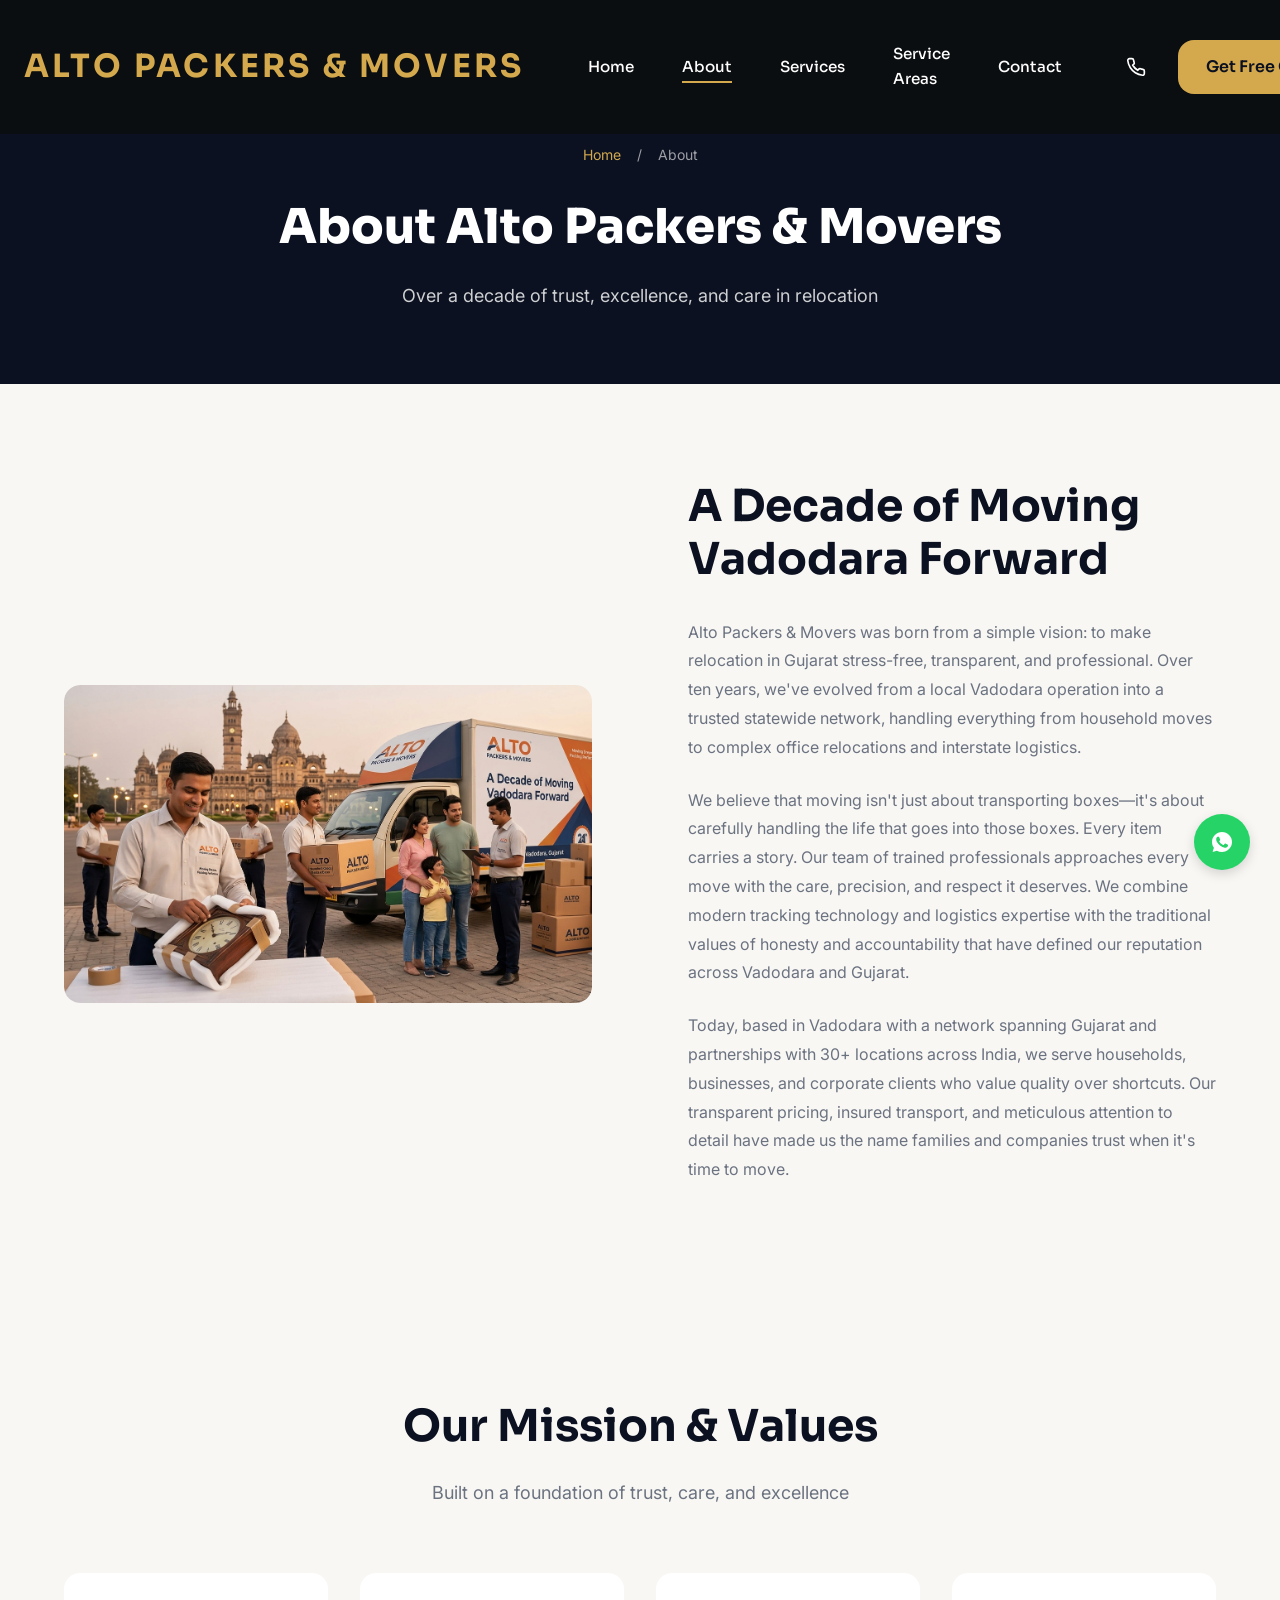
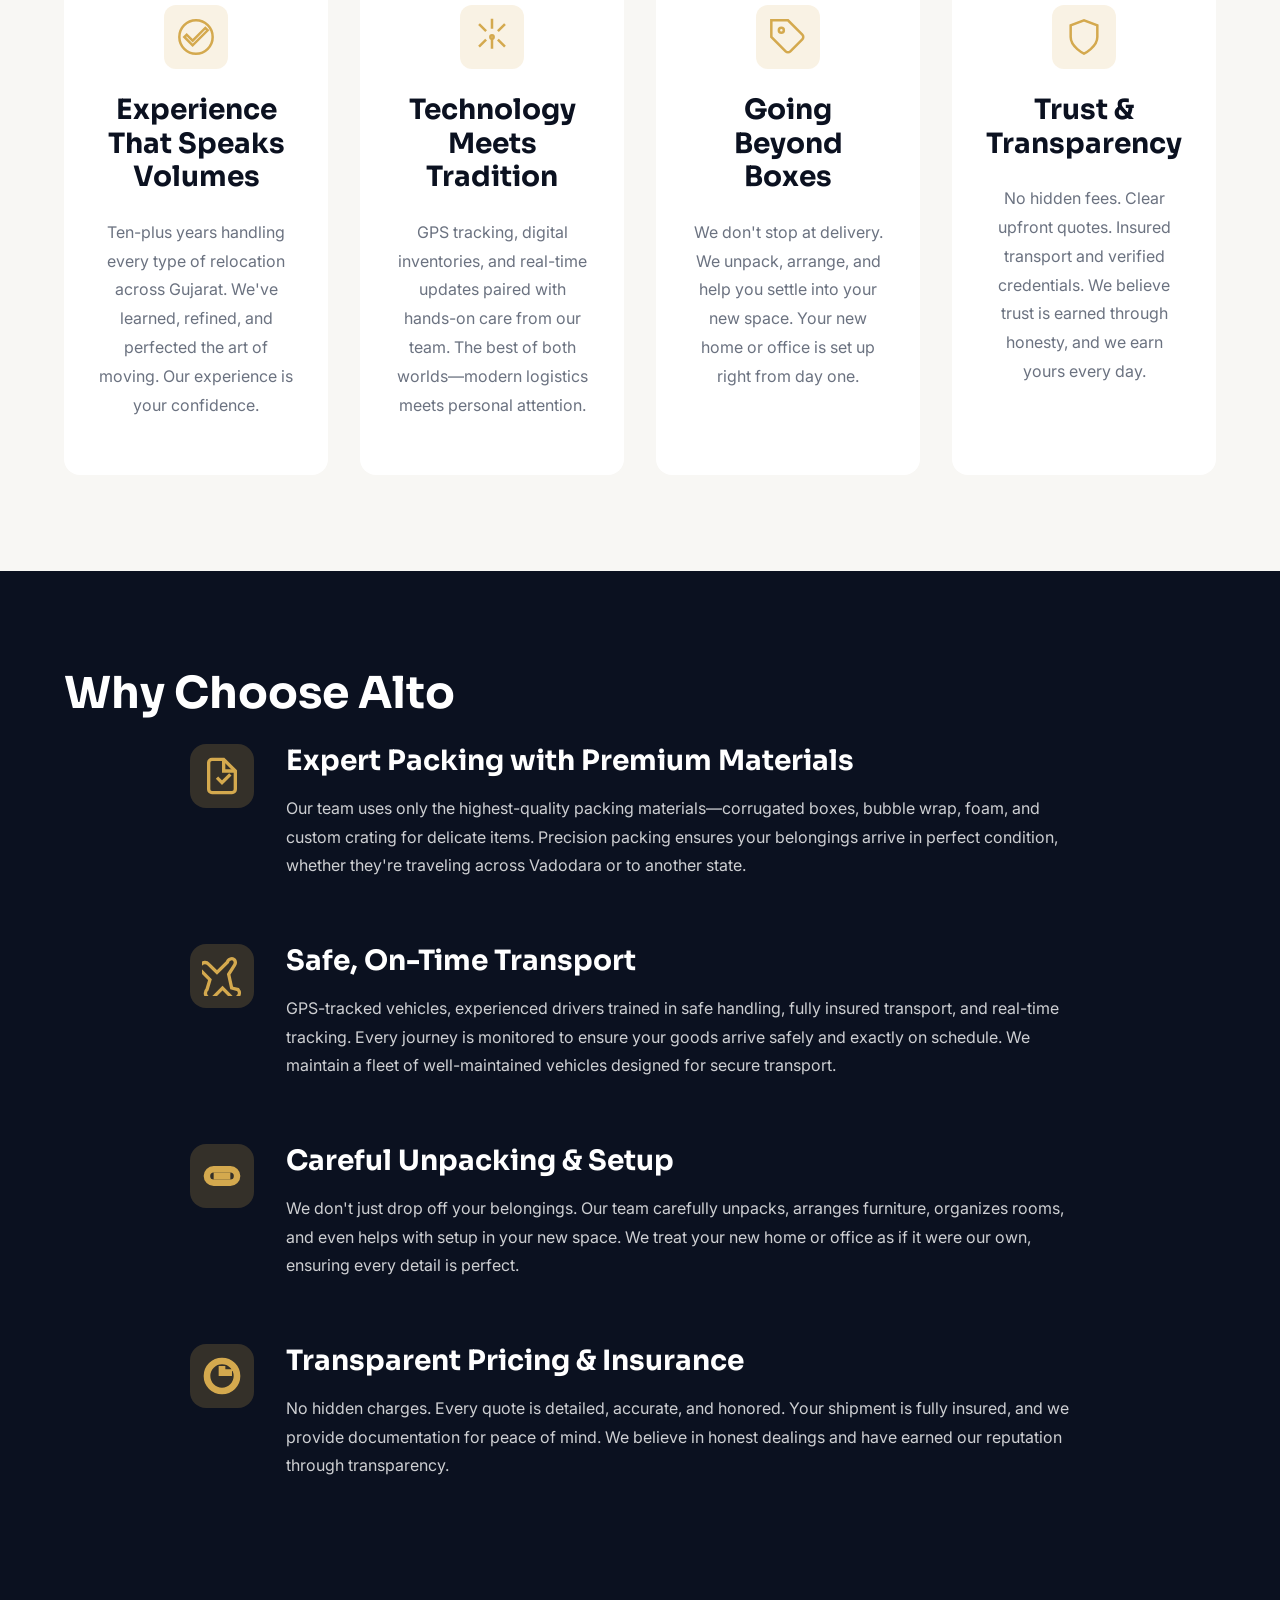
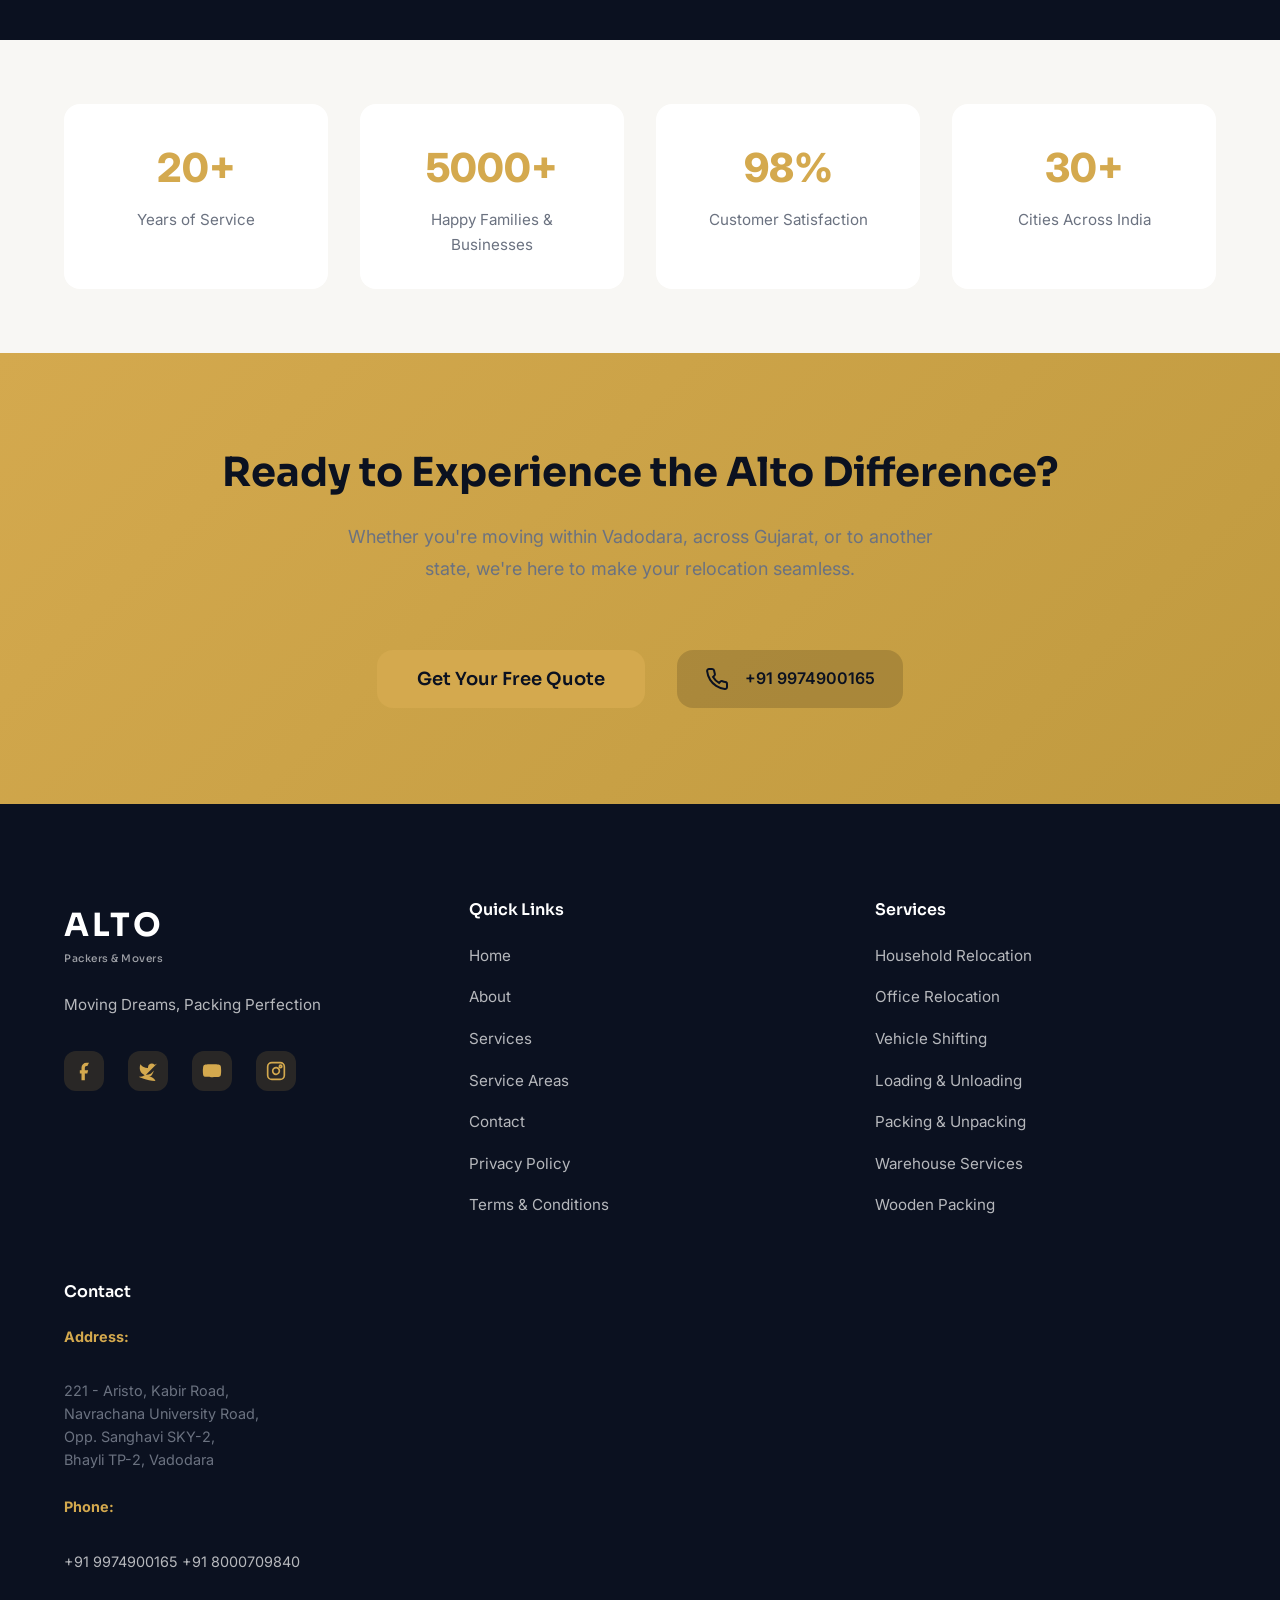
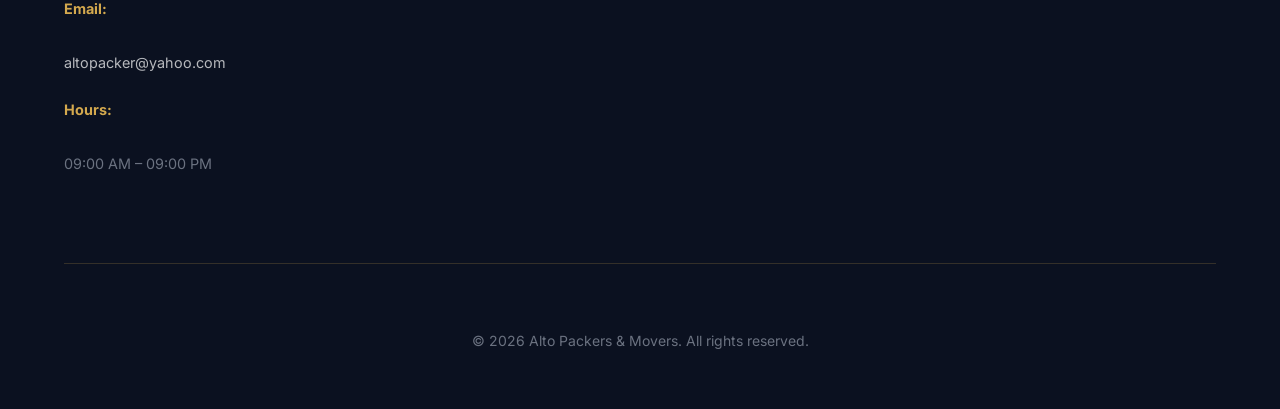
<file: about.html>
<!DOCTYPE html>
<html lang="en">
<head>
  <meta charset="UTF-8">
  <meta name="viewport" content="width=device-width, initial-scale=1.0">
  <meta name="description" content="About Alto Packers & Movers | 20+ years experience in premium relocation services across Gujarat. Expert moving company based in Vadodara.">
  <meta name="keywords" content="about alto packers movers, best packers and movers vadodara, trusted movers gujarat, moving company vadodara history, professional packers movers gujarat">
  <meta name="robots" content="index, follow">
  <meta name="theme-color" content="#0B1120">
  <link rel="canonical" href="https://www.altopackersmovers.com/about.html">
  <meta property="og:type" content="website">
  <meta property="og:title" content="About Alto Packers & Movers | Our Story">
  <meta property="og:description" content="Learn about our 10+ years of expertise in premium relocation services across Vadodara and Gujarat.">
  <meta property="og:image" content="https://images.unsplash.com/photo-1552321554-5fefe8c9ef14?w=1200&h=630&fit=crop">
  <meta name="twitter:card" content="summary_large_image">
  <title>About Alto Packers & Movers | Our Story & Experience</title>
  <link href="https://fonts.googleapis.com/css2?family=Sora:wght@400;600;700;800&family=Inter:wght@400;500;600&display=swap" rel="stylesheet">
  <link rel="stylesheet" href="style.css">
   <!-- Google Tag (gtag.js) for Google Ads Tracking -->
  <!-- REPLACE 'AW-123456789' WITH YOUR ACTUAL GOOGLE ADS ID FROM YOUR ADS ACCOUNT -->
  <script async src="https://www.googletagmanager.com/gtag/js?id=AW-123456789"></script>
  <script>
    window.dataLayer = window.dataLayer || [];
    function gtag(){dataLayer.push(arguments);}
    gtag('js', new Date());

    gtag('config', 'AW-18329366448');
  </script>
</head>
<body>
  <!-- Header Injection -->
  <div id="header"></div>
  <!-- INNER PAGE HERO -->
  <section class="inner-hero">
    <div class="inner-hero__content">
      <div class="breadcrumb">
        <a href="index.html">Home</a>
        <span>/</span>
        <span>About</span>
      </div>
      <h1 class="inner-hero__title">About Alto Packers & Movers</h1>
      <p class="inner-hero__subtitle">Over a decade of trust, excellence, and care in relocation</p>
    </div>
  </section>

  <!-- STORY SECTION -->
  <section class="story-section">
    <div class="container">
      <div class="story-grid">
        <div class="story-image">
          <img src="./public/AboutUs.png" alt="Alto Packers & Movers team in action" class="image-featured">
        </div>
        <div class="story-content">
          <h2 class="section__title">A Decade of Moving Vadodara Forward</h2>
          
          <p>
            Alto Packers & Movers was born from a simple vision: to make relocation in Gujarat stress-free, transparent, and professional. Over ten years, we've evolved from a local Vadodara operation into a trusted statewide network, handling everything from household moves to complex office relocations and interstate logistics.
          </p>

          <p>
            We believe that moving isn't just about transporting boxes—it's about carefully handling the life that goes into those boxes. Every item carries a story. Our team of trained professionals approaches every move with the care, precision, and respect it deserves. We combine modern tracking technology and logistics expertise with the traditional values of honesty and accountability that have defined our reputation across Vadodara and Gujarat.
          </p>

          <p>
            Today, based in Vadodara with a network spanning Gujarat and partnerships with 30+ locations across India, we serve households, businesses, and corporate clients who value quality over shortcuts. Our transparent pricing, insured transport, and meticulous attention to detail have made us the name families and companies trust when it's time to move.
          </p>
        </div>
      </div>
    </div>
  </section>

  <!-- MISSION & VALUES -->
  <section class="mission-values">
    <div class="container">
      <div class="section__header">
        <h2 class="section__title">Our Mission & Values</h2>
        <p class="section__subtitle">Built on a foundation of trust, care, and excellence</p>
      </div>

      <div class="values-grid">
        <div class="value-card">
          <div class="value-card__icon">
            <svg width="40" height="40" viewBox="0 0 24 24" fill="none" stroke="currentColor" stroke-width="1.5">
              <path d="M12 2C6.48 2 2 6.48 2 12s4.48 10 10 10 10-4.48 10-10S17.52 2 12 2zm-2 15l-5-5 1.41-1.41L10 14.17l7.59-7.59L19 8l-9 9z"></path>
            </svg>
          </div>
          <h3>Experience That Speaks Volumes</h3>
          <p>Ten-plus years handling every type of relocation across Gujarat. We've learned, refined, and perfected the art of moving. Our experience is your confidence.</p>
        </div>

        <div class="value-card">
          <div class="value-card__icon">
            <svg width="40" height="40" viewBox="0 0 24 24" fill="none" stroke="currentColor" stroke-width="1.5">
              <circle cx="12" cy="12" r="1"></circle>
              <path d="M12 1v6m0 6v6"></path>
              <path d="M4.22 4.22l4.24 4.24m0 5.08l-4.24 4.24"></path>
              <path d="M19.78 4.22l-4.24 4.24m0 5.08l4.24 4.24"></path>
            </svg>
          </div>
          <h3>Technology Meets Tradition</h3>
          <p>GPS tracking, digital inventories, and real-time updates paired with hands-on care from our team. The best of both worlds—modern logistics meets personal attention.</p>
        </div>

        <div class="value-card">
          <div class="value-card__icon">
            <svg width="40" height="40" viewBox="0 0 24 24" fill="none" stroke="currentColor" stroke-width="1.5">
              <path d="M20.59 13.41l-7.17 7.17a2 2 0 0 1-2.83 0L2 12V2h10l8.59 8.59a2 2 0 0 1 0 2.82z"></path>
              <circle cx="8" cy="8" r="1.5"></circle>
            </svg>
          </div>
          <h3>Going Beyond Boxes</h3>
          <p>We don't stop at delivery. We unpack, arrange, and help you settle into your new space. Your new home or office is set up right from day one.</p>
        </div>

        <div class="value-card">
          <div class="value-card__icon">
            <svg width="40" height="40" viewBox="0 0 24 24" fill="none" stroke="currentColor" stroke-width="1.5">
              <path d="M12 22s8-4 8-10V5l-8-3-8 3v7c0 6 8 10 8 10z"></path>
            </svg>
          </div>
          <h3>Trust & Transparency</h3>
          <p>No hidden fees. Clear upfront quotes. Insured transport and verified credentials. We believe trust is earned through honesty, and we earn yours every day.</p>
        </div>
      </div>
    </section>

  <!-- WHY CHOOSE US DETAIL -->
  <section class="why-choose-us-detail dark-section">
    <div class="container">
      <h2 class="section__title">Why Choose Alto</h2>

      <div class="features-list">
        <div class="feature-detail">
          <div class="feature-detail__icon">
            <svg width="40" height="40" viewBox="0 0 24 24" fill="none" stroke="currentColor" stroke-width="2">
              <path d="M13 2H6a2 2 0 0 0-2 2v16a2 2 0 0 0 2 2h12a2 2 0 0 0 2-2V9z"></path>
              <polyline points="13 2 13 9 20 9"></polyline>
              <path d="M9 13l3 3 5-5"></path>
            </svg>
          </div>
          <div>
            <h3>Expert Packing with Premium Materials</h3>
            <p>Our team uses only the highest-quality packing materials—corrugated boxes, bubble wrap, foam, and custom crating for delicate items. Precision packing ensures your belongings arrive in perfect condition, whether they're traveling across Vadodara or to another state.</p>
          </div>
        </div>

        <div class="feature-detail">
          <div class="feature-detail__icon">
            <svg width="40" height="40" viewBox="0 0 24 24" fill="none" stroke="currentColor" stroke-width="2">
              <path d="M17.8 19.2L16 11l3.5-5.5c.7-1 .6-2.2 0-3.2a2.276 2.276 0 0 0-2.5-.5c-.88.3-1.6 1-1.77 1.93L9 9.86l-5.07-5a3 3 0 1 0-4.24 4.24l5.07 5.07L3 20.13a3 3 0 1 0 4.24 4.24l5.07-5.07 5.07 5.07a3 3 0 0 0 4.24-4.24L17.8 19.2z"></path>
            </svg>
          </div>
          <div>
            <h3>Safe, On-Time Transport</h3>
            <p>GPS-tracked vehicles, experienced drivers trained in safe handling, fully insured transport, and real-time tracking. Every journey is monitored to ensure your goods arrive safely and exactly on schedule. We maintain a fleet of well-maintained vehicles designed for secure transport.</p>
          </div>
        </div>

        <div class="feature-detail">
          <div class="feature-detail__icon">
            <svg width="40" height="40" viewBox="0 0 24 24" fill="none" stroke="currentColor" stroke-width="2">
              <path d="M3.9 12c0-1.71 1.39-3.1 3.1-3.1h4V7H7c-2.76 0-5 2.24-5 5s2.24 5 5 5h4v-1.9H7c-1.71 0-3.1-1.39-3.1-3.1zM8 13h8v-2H8v2zm9-6h-4v1.9h4c1.71 0 3.1 1.39 3.1 3.1s-1.39 3.1-3.1 3.1h-4V17h4c2.76 0 5-2.24 5-5s-2.24-5-5-5z"></path>
            </svg>
          </div>
          <div>
            <h3>Careful Unpacking & Setup</h3>
            <p>We don't just drop off your belongings. Our team carefully unpacks, arranges furniture, organizes rooms, and even helps with setup in your new space. We treat your new home or office as if it were our own, ensuring every detail is perfect.</p>
          </div>
        </div>

        <div class="feature-detail">
          <div class="feature-detail__icon">
            <svg width="40" height="40" viewBox="0 0 24 24" fill="none" stroke="currentColor" stroke-width="2">
              <path d="M12 22C6.477 22 2 17.523 2 12S6.477 2 12 2s10 4.477 10 10-4.477 10-10 10zm0-2a8 8 0 1 0 0-16 8 8 0 0 0 0 16zm1-11h4v2h-6V7h2v4z"></path>
            </svg>
          </div>
          <div>
            <h3>Transparent Pricing & Insurance</h3>
            <p>No hidden charges. Every quote is detailed, accurate, and honored. Your shipment is fully insured, and we provide documentation for peace of mind. We believe in honest dealings and have earned our reputation through transparency.</p>
          </div>
        </div>
      </div>
    </div>
  </section>

  <!-- STATS STRIP -->
  <section class="stats-strip">
    <div class="container">
      <div class="stats-grid">
        <div class="stat-block">
          <div class="stat-block__number">20+</div>
          <div class="stat-block__label">Years of Service</div>
        </div>
        <div class="stat-block">
          <div class="stat-block__number">5000+</div>
          <div class="stat-block__label">Happy Families & Businesses</div>
        </div>
        <div class="stat-block">
          <div class="stat-block__number">98%</div>
          <div class="stat-block__label">Customer Satisfaction</div>
        </div>
        <div class="stat-block">
          <div class="stat-block__number">30+</div>
          <div class="stat-block__label">Cities Across India</div>
        </div>
      </div>
    </div>
  </section>

  <!-- CTA BANNER -->
  <section class="cta-banner">
    <div class="container">
      <h2 class="cta-banner__title">Ready to Experience the Alto Difference?</h2>
      <p class="cta-banner__description">Whether you're moving within Vadodara, across Gujarat, or to another state, we're here to make your relocation seamless.</p>
      <div class="cta-banner__actions">
        <button type="button" class="btn btn--secondary btn--large" data-quote-trigger>Get Your Free Quote</button>
        <a href="tel:+919974900165" class="cta-banner__phone">
          <svg width="24" height="24" viewBox="0 0 24 24" fill="none" stroke="currentColor" stroke-width="2">
            <path d="M22 16.92v3a2 2 0 0 1-2.18 2 19.79 19.79 0 0 1-8.63-3.07 19.5 19.5 0 0 1-6-6 19.79 19.79 0 0 1-3.07-8.67A2 2 0 0 1 4.11 2h3a2 2 0 0 1 2 1.72 12.84 12.84 0 0 0 .7 2.81 2 2 0 0 1-.45 2.11L8.09 9.91a16 16 0 0 0 6 6l1.27-1.27a2 2 0 0 1 2.11-.45 12.84 12.84 0 0 0 2.81.7A2 2 0 0 1 22 16.92z"></path>
          </svg>
          <span>+91 9974900165</span>
        </a>
      </div>
    </div>
  </section>

 

  <!-- WhatsApp Button -->
  <a href="https://wa.me/919974900165?text=Hello%20Alto%20Packers%20%26%20Movers%21%20I%20need%20help%20with%20my%20move." class="whatsapp-btn" aria-label="Chat on WhatsApp" title="Chat with us on WhatsApp" target="_blank" rel="noopener noreferrer">
    <svg width="24" height="24" viewBox="0 0 24 24" fill="currentColor">
  <path d="M12.012 2C6.486 2 2 6.479 2 12c0 2.191.706 4.219 1.905 5.871L2.603 22l4.283-1.282A9.952 9.952 0 0 0 12.012 22c5.526 0 10.012-4.479 10.012-10S17.538 2 12.012 2zm5.787 14.286c-.242.68-1.401 1.299-1.959 1.382-.501.075-1.135.106-1.831-.116-.423-.133-.965-.312-1.659-.611-2.917-1.26-4.823-4.21-4.968-4.404-.145-.194-1.187-1.578-1.187-3.008 0-1.43.748-2.133 1.014-2.424.266-.291.58-.364.773-.364.193 0 .387.002.556.01.18.008.419-.068.656.5.242.582.825 2.014.898 2.16.073.146.122.316.024.51-.097.194-.146.315-.291.485-.145.17-.305.38-.436.51-.145.145-.296.303-.127.593.169.29.753 1.242 1.618 2.012 1.112.99 2.049 1.298 2.34 1.443.291.145.461.121.63-.073.17-.194.727-.848.921-1.139.194-.291.388-.242.655-.145.267.097 1.697.801 1.988.947.291.146.485.218.558.34.073.121.073.704-.169 1.384z"/>
</svg>
  </a>

  <!-- HIGH-CONVERTING STICKY MOBILE ACTION BAR
  <div class="mobile-sticky-bar">
    <a href="tel:+919974900165" class="mobile-sticky-bar__btn mobile-sticky-bar__btn--call">
      <svg width="20" height="20" viewBox="0 0 24 24" fill="none" stroke="currentColor" stroke-width="2" stroke-linecap="round" stroke-linejoin="round">
  <path d="M22 16.92v3a2 2 0 0 1-2.18 2 19.79 19.79 0 0 1-8.63-3.07 19.5 19.5 0 0 1-6-6 19.79 19.79 0 0 1-3.07-8.67A2 2 0 0 1 4.11 2h3a2 2 0 0 1 2 1.72 12.84 12.84 0 0 0 .7 2.81 2 2 0 0 1-.45 2.11L8.09 9.91a16 16 0 0 0 6 6l1.27-1.27a2 2 0 0 1 2.11-.45 12.84 12.84 0 0 0 2.81.7A2 2 0 0 1 22 16.92z"></path>
</svg>
      Call Now
    </a>
    <a href="https://wa.me/919974900165?text=Hello%20Alto%20Packers%20%26%20Movers%21%20I%20need%20a%20quote%20for%20my%20move." class="mobile-sticky-bar__btn mobile-sticky-bar__btn--whatsapp" target="_blank" rel="noopener noreferrer">
      <svg width="24" height="24" viewBox="0 0 24 24" fill="currentColor">
  <path d="M12.012 2C6.486 2 2 6.479 2 12c0 2.191.706 4.219 1.905 5.871L2.603 22l4.283-1.282A9.952 9.952 0 0 0 12.012 22c5.526 0 10.012-4.479 10.012-10S17.538 2 12.012 2zm5.787 14.286c-.242.68-1.401 1.299-1.959 1.382-.501.075-1.135.106-1.831-.116-.423-.133-.965-.312-1.659-.611-2.917-1.26-4.823-4.21-4.968-4.404-.145-.194-1.187-1.578-1.187-3.008 0-1.43.748-2.133 1.014-2.424.266-.291.58-.364.773-.364.193 0 .387.002.556.01.18.008.419-.068.656.5.242.582.825 2.014.898 2.16.073.146.122.316.024.51-.097.194-.146.315-.291.485-.145.17-.305.38-.436.51-.145.145-.296.303-.127.593.169.29.753 1.242 1.618 2.012 1.112.99 2.049 1.298 2.34 1.443.291.145.461.121.63-.073.17-.194.727-.848.921-1.139.194-.291.388-.242.655-.145.267.097 1.697.801 1.988.947.291.146.485.218.558.34.073.121.073.704-.169 1.384z"/>
</svg>
      WhatsApp Quote
    </a>
  </div> -->

  <!-- QUOTE REQUEST MODAL (shared across all pages) -->
  <div class="quote-modal" id="quoteModal" aria-hidden="true">
    <div class="quote-modal__overlay" data-quote-close></div>
    <div class="quote-modal__content" role="dialog" aria-modal="true" aria-labelledby="quoteModalTitle">
      <button type="button" class="quote-modal__close" data-quote-close aria-label="Close quote form">
        <svg width="22" height="22" viewBox="0 0 24 24" fill="none" stroke="currentColor" stroke-width="2">
          <line x1="18" y1="6" x2="6" y2="18"></line>
          <line x1="6" y1="6" x2="18" y2="18"></line>
        </svg>
      </button>

      <div class="quote-modal__header">
        <h3 id="quoteModalTitle">Get Your Free Quote</h3>
        <p>Fill in a few details and our team will call you back within minutes.</p>
      </div>

      <form class="quote-modal__form" id="quoteModalForm">
        <div class="form-group">
          <input type="text" id="qmName" name="name" placeholder="Your Full Name" required>
        </div>
        <div class="form-row">
          <div class="form-group">
            <input type="tel" id="qmPhone" name="phone" placeholder="10-Digit Mobile Number" pattern="[0-9]{10}" required>
          </div>
          <div class="form-group">
            <select id="qmService" name="service" required>
              <option value="" disabled selected>Select Service</option>
              <option value="Household Shifting">Household Relocation</option>
              <option value="Office Shifting">Office Relocation</option>
              <option value="Vehicle Transport">Vehicle / Car Carrier</option>
              <option value="Loading / Unloading">Loading & Unloading</option>
              <option value="Packing / Unpacking">Packing & Unpacking</option>
              <option value="Warehouse / Storage">Warehouse & Storage</option>
              <option value="Not Sure">Not Sure</option>
            </select>
          </div>
        </div>
        <div class="form-row">
          <div class="form-group">
            <input type="text" id="qmFrom" name="from" placeholder="Moving From" required>
          </div>
          <div class="form-group">
            <input type="text" id="qmTo" name="to" placeholder="Moving To" required>
          </div>
        </div>
        <button type="submit" class="btn btn--primary btn--block">Send My Request</button>
        <span class="lead-form__guarantee">🔒 100% Private & No Spam Guarantee</span>
      </form>

      <div class="form-message form-message--hidden" id="quoteModalMessage">
        <svg width="24" height="24" viewBox="0 0 24 24" fill="none" stroke="currentColor" stroke-width="2">
          <polyline points="20 6 9 17 4 12"></polyline>
        </svg>
        <p>Thank you! Your quote request has been received. We'll contact you shortly with a detailed estimate.</p>
      </div>
    </div>
  </div>

<!-- Footer injection -->
  <div id="footer"></div>
   <script src="Inject.js" defer></script>
  <script src="script.js" defer></script>
</body>
</html>
</file>
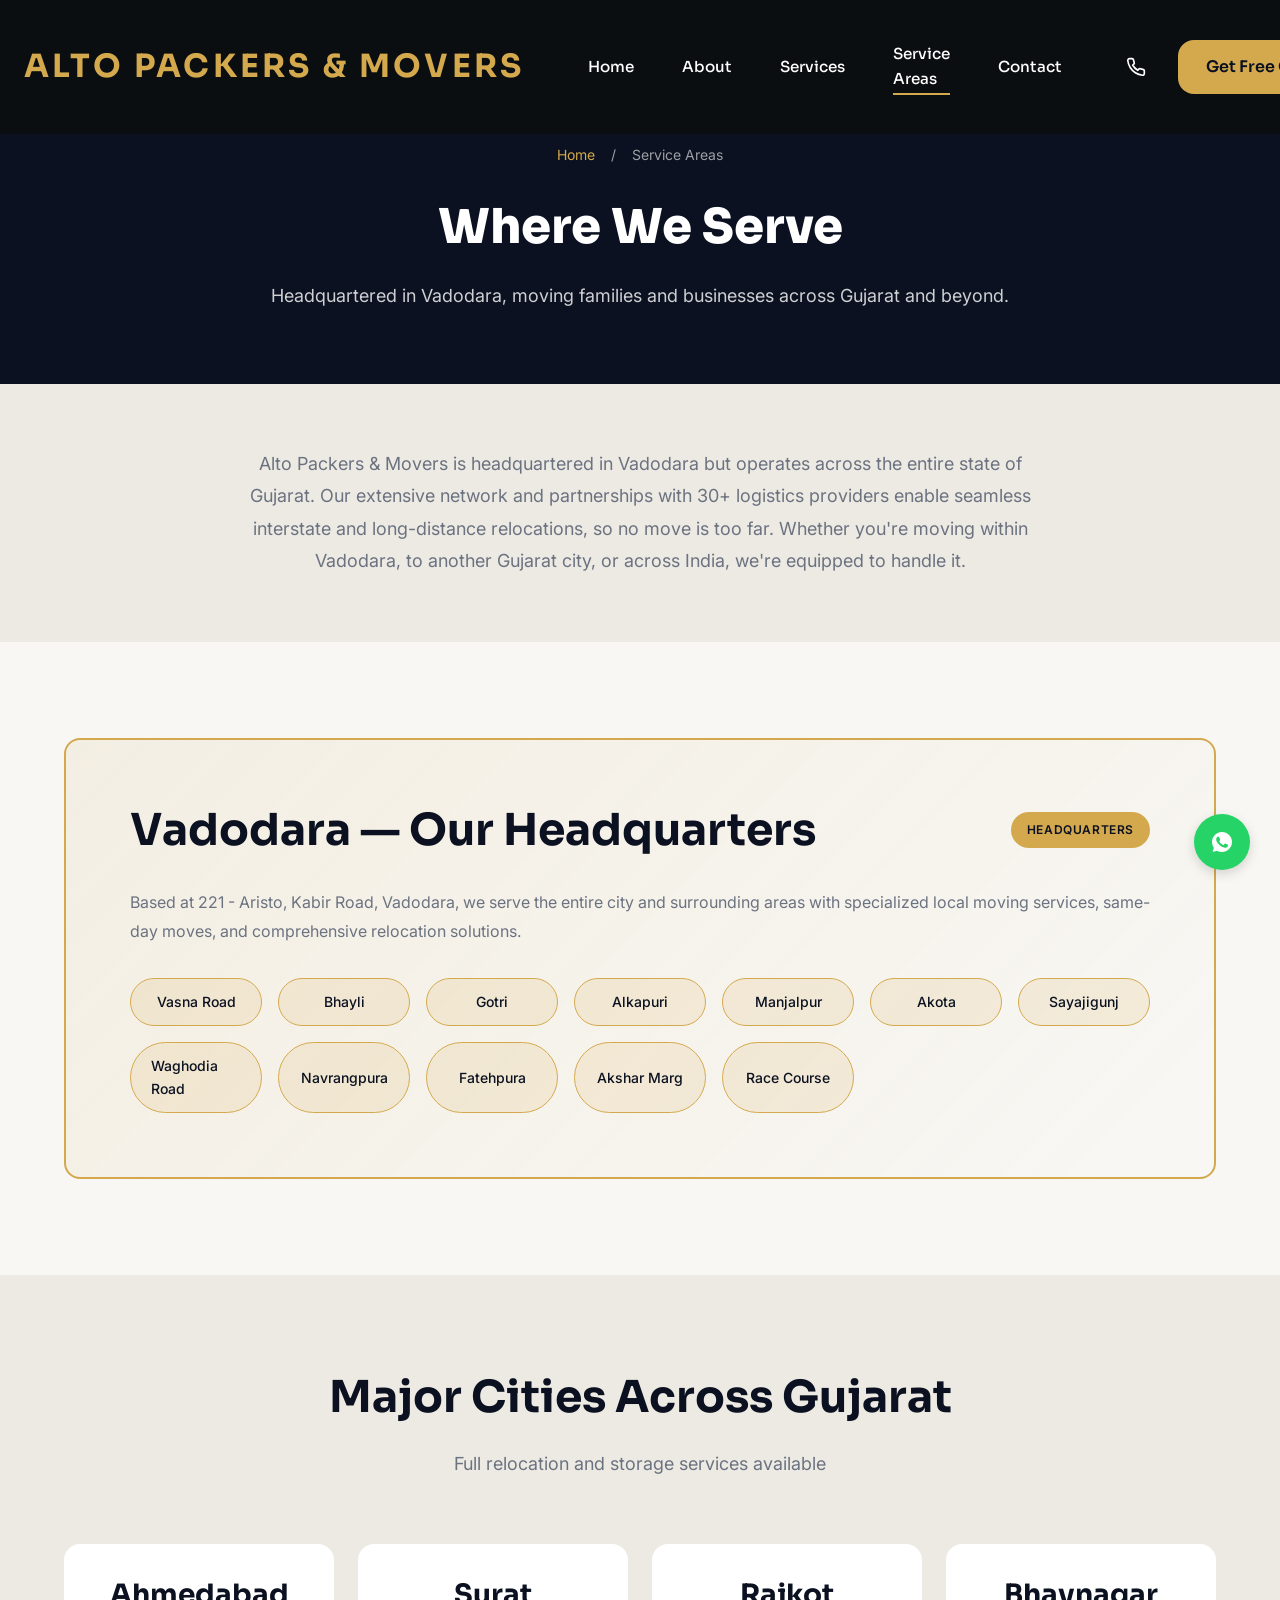
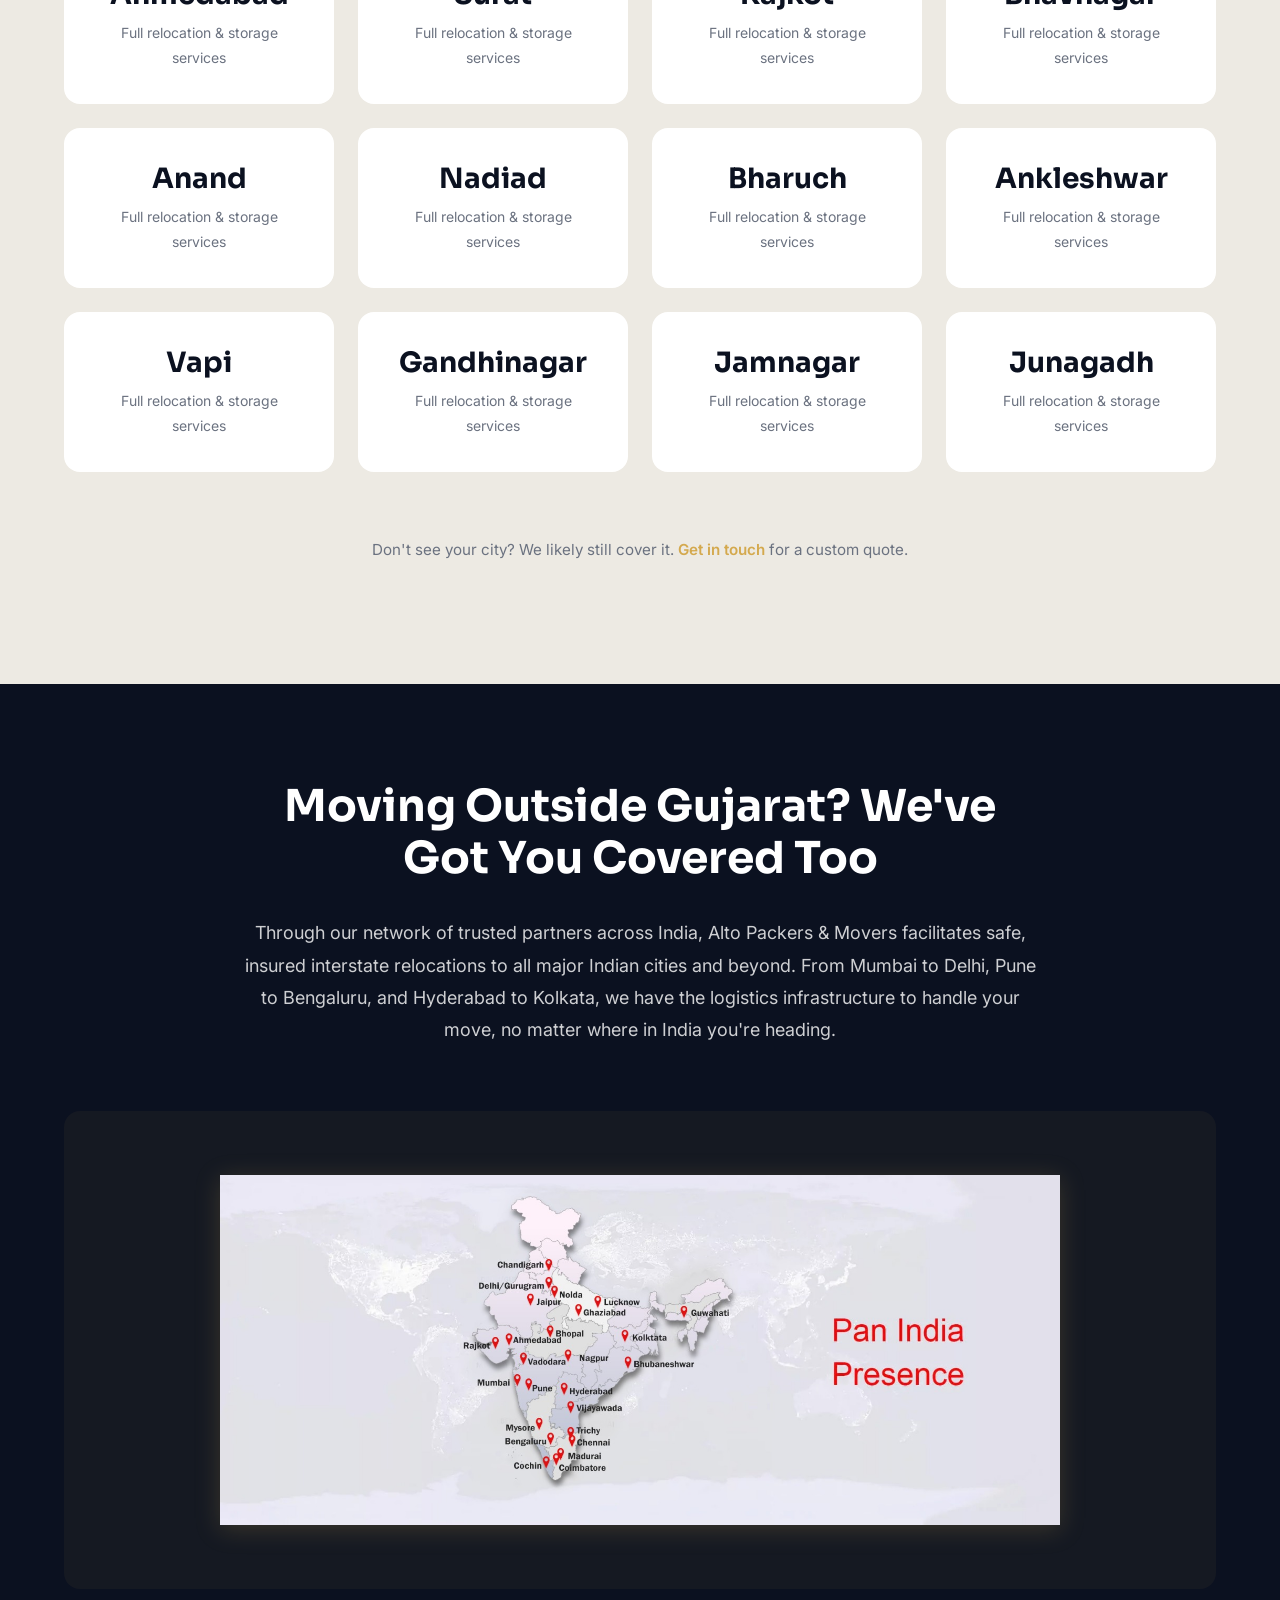
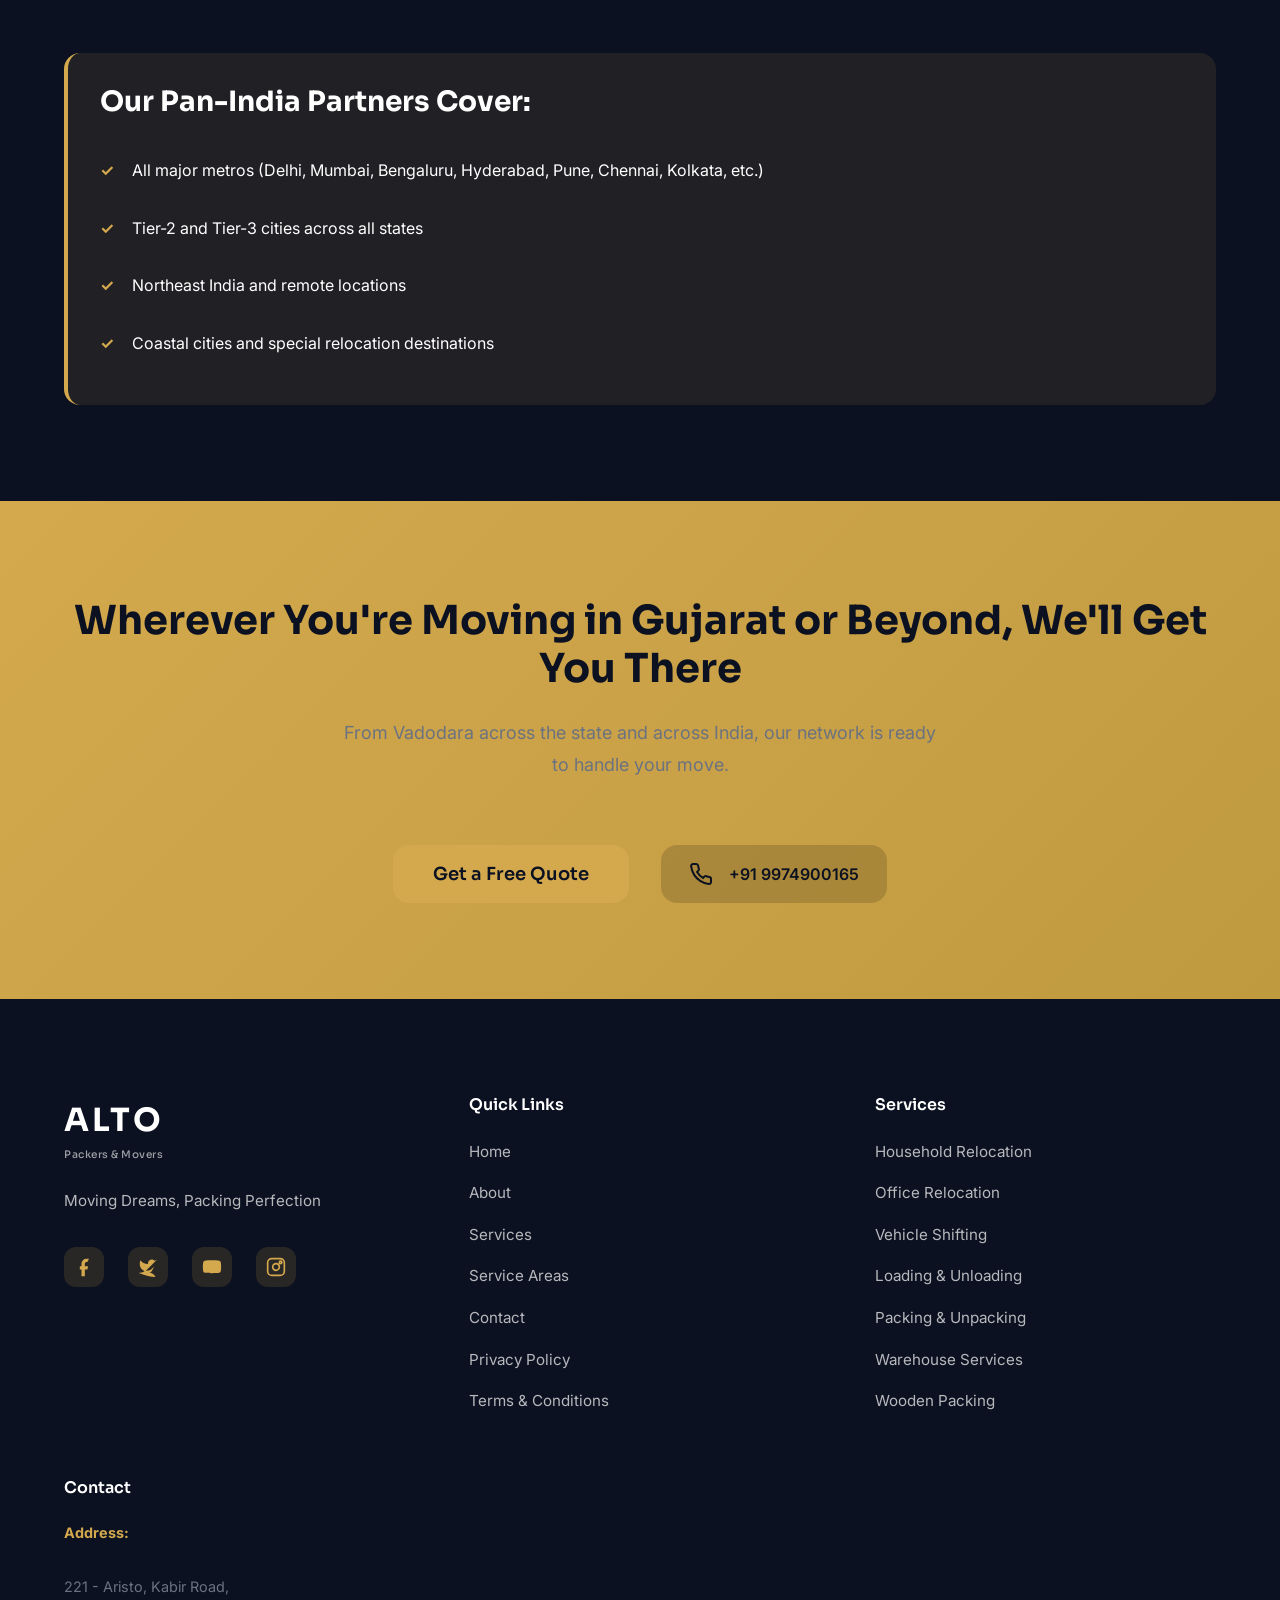
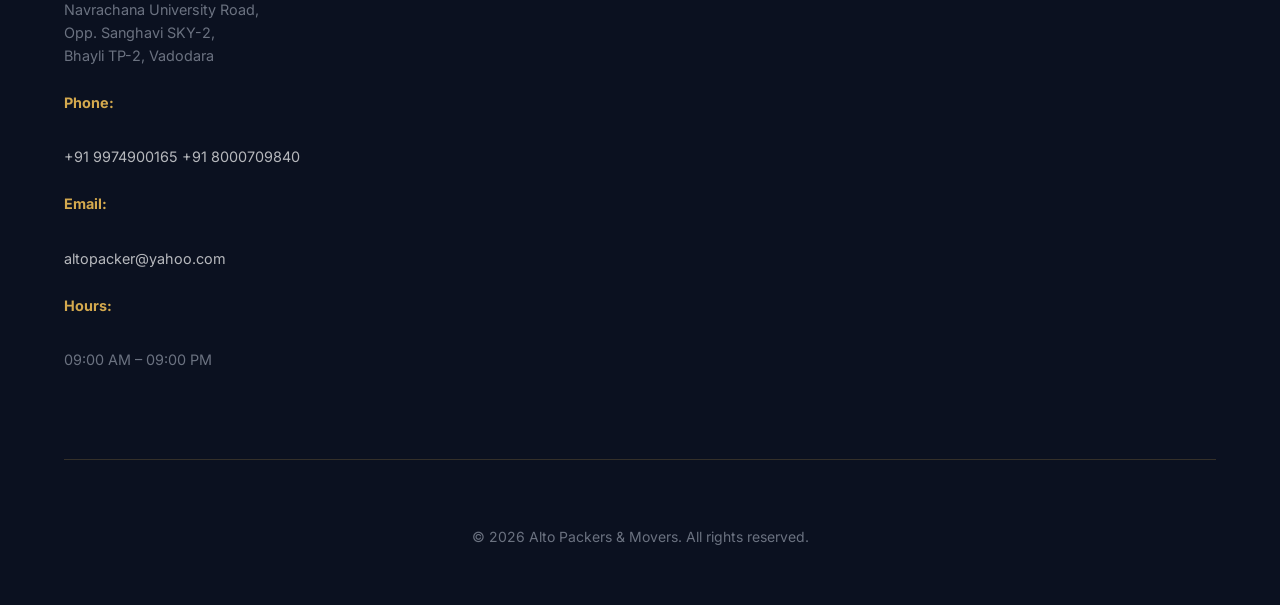
<file: service-areas.html>
<!DOCTYPE html>
<html lang="en">
<head>
  <meta charset="UTF-8">
  <meta name="viewport" content="width=device-width, initial-scale=1.0">
  <meta name="description" content="Alto Packers & Movers Service Areas | Headquartered in Vadodara, serving all of Gujarat and 30+ cities across India.">
  <meta name="keywords" content="packers and movers vadodara, packers and movers ahmedabad, packers and movers surat, packers and movers rajkot, movers and packers gujarat cities, interstate movers gujarat, packers movers near me">
  <meta name="robots" content="index, follow">
  <meta name="theme-color" content="#0B1120">
  <link rel="canonical" href="https://www.altopackersmovers.com/service-areas.html">
  <meta property="og:type" content="website">
  <meta property="og:title" content="Service Areas | Alto Packers & Movers">
  <meta property="og:description" content="Coverage across Vadodara, Gujarat, and 30+ Indian cities for complete relocation solutions.">
  <meta property="og:image" content="https://images.unsplash.com/photo-1552321554-5fefe8c9ef14?w=1200&h=630&fit=crop">
  <meta name="twitter:card" content="summary_large_image">
  <title>Service Areas | Alto Packers & Movers - Vadodara & Gujarat</title>
  <link href="https://fonts.googleapis.com/css2?family=Sora:wght@400;600;700;800&family=Inter:wght@400;500;600&display=swap" rel="stylesheet">
  <link rel="stylesheet" href="style.css">
   <!-- Google Tag (gtag.js) for Google Ads Tracking -->
  <!-- REPLACE 'AW-123456789' WITH YOUR ACTUAL GOOGLE ADS ID FROM YOUR ADS ACCOUNT -->
  <script async src="https://www.googletagmanager.com/gtag/js?id=AW-123456789"></script>
  <script>
    window.dataLayer = window.dataLayer || [];
    function gtag(){dataLayer.push(arguments);}
    gtag('js', new Date());

    gtag('config', 'AW-18329366448');
  </script>
</head>
<body>
  <!-- Header Injection -->
  <div id="header"></div>

  <!-- INNER PAGE HERO -->
  <section class="inner-hero">
    <div class="inner-hero__content">
      <div class="breadcrumb">
        <a href="index.html">Home</a>
        <span>/</span>
        <span>Service Areas</span>
      </div>
      <h1 class="inner-hero__title">Where We Serve</h1>
      <p class="inner-hero__subtitle">Headquartered in Vadodara, moving families and businesses across Gujarat and beyond.</p>
    </div>
  </section>

  <!-- INTRO STRIP -->
  <section class="intro-strip">
    <div class="container">
      <p class="intro-strip__text">
        Alto Packers & Movers is headquartered in Vadodara but operates across the entire state of Gujarat. Our extensive network and partnerships with 30+ logistics providers enable seamless interstate and long-distance relocations, so no move is too far. Whether you're moving within Vadodara, to another Gujarat city, or across India, we're equipped to handle it.
      </p>
    </div>
  </section>

  <!-- VADODARA PRIMARY HUB -->
  <section class="primary-hub-section">
    <div class="container">
      <div class="primary-hub-card">
        <div class="primary-hub-card__header">
          <h2>Vadodara — Our Headquarters</h2>
          <span class="primary-hub-card__badge">Headquarters</span>
        </div>
        <p class="primary-hub-card__description">
          Based at 221 - Aristo, Kabir Road, Vadodara, we serve the entire city and surrounding areas with specialized local moving services, same-day moves, and comprehensive relocation solutions.
        </p>
        <div class="locations-grid">
          <div class="location-chip">Vasna Road</div>
          <div class="location-chip">Bhayli</div>
          <div class="location-chip">Gotri</div>
          <div class="location-chip">Alkapuri</div>
          <div class="location-chip">Manjalpur</div>
          <div class="location-chip">Akota</div>
          <div class="location-chip">Sayajigunj</div>
          <div class="location-chip">Waghodia Road</div>
          <div class="location-chip">Navrangpura</div>
          <div class="location-chip">Fatehpura</div>
          <div class="location-chip">Akshar Marg</div>
          <div class="location-chip">Race Course</div>
        </div>
      </div>
    </div>
  </section>

  <!-- GUJARAT COVERAGE GRID -->
  <section class="coverage-grid-section">
    <div class="container">
      <div class="section__header">
        <h2 class="section__title">Major Cities Across Gujarat</h2>
        <p class="section__subtitle">Full relocation and storage services available</p>
      </div>

      <div class="city-grid">
        <div class="city-card">
          <h3>Ahmedabad</h3>
          <p>Full relocation & storage services</p>
        </div>
        <div class="city-card">
          <h3>Surat</h3>
          <p>Full relocation & storage services</p>
        </div>
        <div class="city-card">
          <h3>Rajkot</h3>
          <p>Full relocation & storage services</p>
        </div>
        <div class="city-card">
          <h3>Bhavnagar</h3>
          <p>Full relocation & storage services</p>
        </div>
        <div class="city-card">
          <h3>Anand</h3>
          <p>Full relocation & storage services</p>
        </div>
        <div class="city-card">
          <h3>Nadiad</h3>
          <p>Full relocation & storage services</p>
        </div>
        <div class="city-card">
          <h3>Bharuch</h3>
          <p>Full relocation & storage services</p>
        </div>
        <div class="city-card">
          <h3>Ankleshwar</h3>
          <p>Full relocation & storage services</p>
        </div>
        <div class="city-card">
          <h3>Vapi</h3>
          <p>Full relocation & storage services</p>
        </div>
        <div class="city-card">
          <h3>Gandhinagar</h3>
          <p>Full relocation & storage services</p>
        </div>
        <div class="city-card">
          <h3>Jamnagar</h3>
          <p>Full relocation & storage services</p>
        </div>
        <div class="city-card">
          <h3>Junagadh</h3>
          <p>Full relocation & storage services</p>
        </div>
      </div>

      <p class="coverage-note">
        Don't see your city? We likely still cover it. <a href="#" data-quote-trigger>Get in touch</a> for a custom quote.
      </p>
    </div>
  </section>

  <!-- BEYOND GUJARAT -->
  <section class="beyond-section dark-section">
    <div class="container">
      <div class="beyond-content">
        <h2 class="section__title">Moving Outside Gujarat? We've Got You Covered Too</h2>
        <p>
          Through our network of trusted partners across India, Alto Packers & Movers facilitates safe, insured interstate relocations to all major Indian cities and beyond. From Mumbai to Delhi, Pune to Bengaluru, and Hyderabad to Kolkata, we have the logistics infrastructure to handle your move, no matter where in India you're heading.
        </p>
      </div>

      <div class="coverage-strip__map">
  <img 
    src="./public/Indiamaphomepage.jpg" 
    alt="Pan India Presence Map - Alto Packers & Movers" 
    class="map-placeholder"
    style="width: 100%; max-height: 350px; object-fit: contain;"
  />
</div>
      <div class="pan-india-services">
        <h3>Our Pan-India Partners Cover:</h3>
        <ul class="service-list">
          <li>All major metros (Delhi, Mumbai, Bengaluru, Hyderabad, Pune, Chennai, Kolkata, etc.)</li>
          <li>Tier-2 and Tier-3 cities across all states</li>
          <li>Northeast India and remote locations</li>
          <li>Coastal cities and special relocation destinations</li>
        </ul>
      </div>
    </div>
  </section>

  <!-- FINAL CTA -->
  <section class="cta-banner">
    <div class="container">
      <h2 class="cta-banner__title">Wherever You're Moving in Gujarat or Beyond, We'll Get You There</h2>
      <p class="cta-banner__description">From Vadodara across the state and across India, our network is ready to handle your move.</p>
      <div class="cta-banner__actions">
        <button type="button" class="btn btn--secondary btn--large" data-quote-trigger>Get a Free Quote</button>
        <a href="tel:+919974900165" class="cta-banner__phone">
          <svg width="24" height="24" viewBox="0 0 24 24" fill="none" stroke="currentColor" stroke-width="2">
            <path d="M22 16.92v3a2 2 0 0 1-2.18 2 19.79 19.79 0 0 1-8.63-3.07 19.5 19.5 0 0 1-6-6 19.79 19.79 0 0 1-3.07-8.67A2 2 0 0 1 4.11 2h3a2 2 0 0 1 2 1.72 12.84 12.84 0 0 0 .7 2.81 2 2 0 0 1-.45 2.11L8.09 9.91a16 16 0 0 0 6 6l1.27-1.27a2 2 0 0 1 2.11-.45 12.84 12.84 0 0 0 2.81.7A2 2 0 0 1 22 16.92z"></path>
          </svg>
          <span>+91 9974900165</span>
        </a>
      </div>
    </div>
  </section>

  <!-- WhatsApp Button -->
  <a href="https://wa.me/919974900165?text=Hello%20Alto%20Packers%20%26%20Movers%21%20I%20need%20help%20with%20my%20move." class="whatsapp-btn" aria-label="Chat on WhatsApp" title="Chat with us on WhatsApp" target="_blank" rel="noopener noreferrer">
   <svg width="24" height="24" viewBox="0 0 24 24" fill="currentColor">
  <path d="M12.012 2C6.486 2 2 6.479 2 12c0 2.191.706 4.219 1.905 5.871L2.603 22l4.283-1.282A9.952 9.952 0 0 0 12.012 22c5.526 0 10.012-4.479 10.012-10S17.538 2 12.012 2zm5.787 14.286c-.242.68-1.401 1.299-1.959 1.382-.501.075-1.135.106-1.831-.116-.423-.133-.965-.312-1.659-.611-2.917-1.26-4.823-4.21-4.968-4.404-.145-.194-1.187-1.578-1.187-3.008 0-1.43.748-2.133 1.014-2.424.266-.291.58-.364.773-.364.193 0 .387.002.556.01.18.008.419-.068.656.5.242.582.825 2.014.898 2.16.073.146.122.316.024.51-.097.194-.146.315-.291.485-.145.17-.305.38-.436.51-.145.145-.296.303-.127.593.169.29.753 1.242 1.618 2.012 1.112.99 2.049 1.298 2.34 1.443.291.145.461.121.63-.073.17-.194.727-.848.921-1.139.194-.291.388-.242.655-.145.267.097 1.697.801 1.988.947.291.146.485.218.558.34.073.121.073.704-.169 1.384z"/>
</svg>
  </a>

  <!-- HIGH-CONVERTING STICKY MOBILE ACTION BAR 
  <div class="mobile-sticky-bar">
    <a href="tel:+919974900165" class="mobile-sticky-bar__btn mobile-sticky-bar__btn--call">
      <svg width="20" height="20" viewBox="0 0 24 24" fill="none" stroke="currentColor" stroke-width="2" stroke-linecap="round" stroke-linejoin="round">
  <path d="M22 16.92v3a2 2 0 0 1-2.18 2 19.79 19.79 0 0 1-8.63-3.07 19.5 19.5 0 0 1-6-6 19.79 19.79 0 0 1-3.07-8.67A2 2 0 0 1 4.11 2h3a2 2 0 0 1 2 1.72 12.84 12.84 0 0 0 .7 2.81 2 2 0 0 1-.45 2.11L8.09 9.91a16 16 0 0 0 6 6l1.27-1.27a2 2 0 0 1 2.11-.45 12.84 12.84 0 0 0 2.81.7A2 2 0 0 1 22 16.92z"></path>
</svg>
      Call Now
    </a>
    <a href="https://wa.me/919974900165?text=Hello%20Alto%20Packers%20%26%20Movers%21%20I%20need%20a%20quote%20for%20my%20move." class="mobile-sticky-bar__btn mobile-sticky-bar__btn--whatsapp" target="_blank" rel="noopener noreferrer">
      <svg width="24" height="24" viewBox="0 0 24 24" fill="currentColor">
  <path d="M12.012 2C6.486 2 2 6.479 2 12c0 2.191.706 4.219 1.905 5.871L2.603 22l4.283-1.282A9.952 9.952 0 0 0 12.012 22c5.526 0 10.012-4.479 10.012-10S17.538 2 12.012 2zm5.787 14.286c-.242.68-1.401 1.299-1.959 1.382-.501.075-1.135.106-1.831-.116-.423-.133-.965-.312-1.659-.611-2.917-1.26-4.823-4.21-4.968-4.404-.145-.194-1.187-1.578-1.187-3.008 0-1.43.748-2.133 1.014-2.424.266-.291.58-.364.773-.364.193 0 .387.002.556.01.18.008.419-.068.656.5.242.582.825 2.014.898 2.16.073.146.122.316.024.51-.097.194-.146.315-.291.485-.145.17-.305.38-.436.51-.145.145-.296.303-.127.593.169.29.753 1.242 1.618 2.012 1.112.99 2.049 1.298 2.34 1.443.291.145.461.121.63-.073.17-.194.727-.848.921-1.139.194-.291.388-.242.655-.145.267.097 1.697.801 1.988.947.291.146.485.218.558.34.073.121.073.704-.169 1.384z"/>
</svg>
      WhatsApp Quote
    </a>
  </div>-->

  <!-- QUOTE REQUEST MODAL (shared across all pages) -->
  <div class="quote-modal" id="quoteModal" aria-hidden="true">
    <div class="quote-modal__overlay" data-quote-close></div>
    <div class="quote-modal__content" role="dialog" aria-modal="true" aria-labelledby="quoteModalTitle">
      <button type="button" class="quote-modal__close" data-quote-close aria-label="Close quote form">
        <svg width="22" height="22" viewBox="0 0 24 24" fill="none" stroke="currentColor" stroke-width="2">
          <line x1="18" y1="6" x2="6" y2="18"></line>
          <line x1="6" y1="6" x2="18" y2="18"></line>
        </svg>
      </button>

      <div class="quote-modal__header">
        <h3 id="quoteModalTitle">Get Your Free Quote</h3>
        <p>Fill in a few details and our team will call you back within minutes.</p>
      </div>

      <form class="quote-modal__form" id="quoteModalForm">
        <div class="form-group">
          <input type="text" id="qmName" name="name" placeholder="Your Full Name" required>
        </div>
        <div class="form-row">
          <div class="form-group">
            <input type="tel" id="qmPhone" name="phone" placeholder="10-Digit Mobile Number" pattern="[0-9]{10}" required>
          </div>
          <div class="form-group">
            <select id="qmService" name="service" required>
              <option value="" disabled selected>Select Service</option>
              <option value="Household Shifting">Household Relocation</option>
              <option value="Office Shifting">Office Relocation</option>
              <option value="Vehicle Transport">Vehicle / Car Carrier</option>
              <option value="Loading / Unloading">Loading & Unloading</option>
              <option value="Packing / Unpacking">Packing & Unpacking</option>
              <option value="Warehouse / Storage">Warehouse & Storage</option>
              <option value="Not Sure">Not Sure</option>
            </select>
          </div>
        </div>
        <div class="form-row">
          <div class="form-group">
            <input type="text" id="qmFrom" name="from" placeholder="Moving From" required>
          </div>
          <div class="form-group">
            <input type="text" id="qmTo" name="to" placeholder="Moving To" required>
          </div>
        </div>
        <button type="submit" class="btn btn--primary btn--block">Send My Request</button>
        <span class="lead-form__guarantee">🔒 100% Private & No Spam Guarantee</span>
      </form>

      <div class="form-message form-message--hidden" id="quoteModalMessage">
        <svg width="24" height="24" viewBox="0 0 24 24" fill="none" stroke="currentColor" stroke-width="2">
          <polyline points="20 6 9 17 4 12"></polyline>
        </svg>
        <p>Thank you! Your quote request has been received. We'll contact you shortly with a detailed estimate.</p>
      </div>
    </div>
  </div>

 <!-- Footer injection -->
  <div id="footer"></div>
  <script src="script.js" defer></script>
   <script src="Inject.js" defer></script>
</body>
</html>
</file>
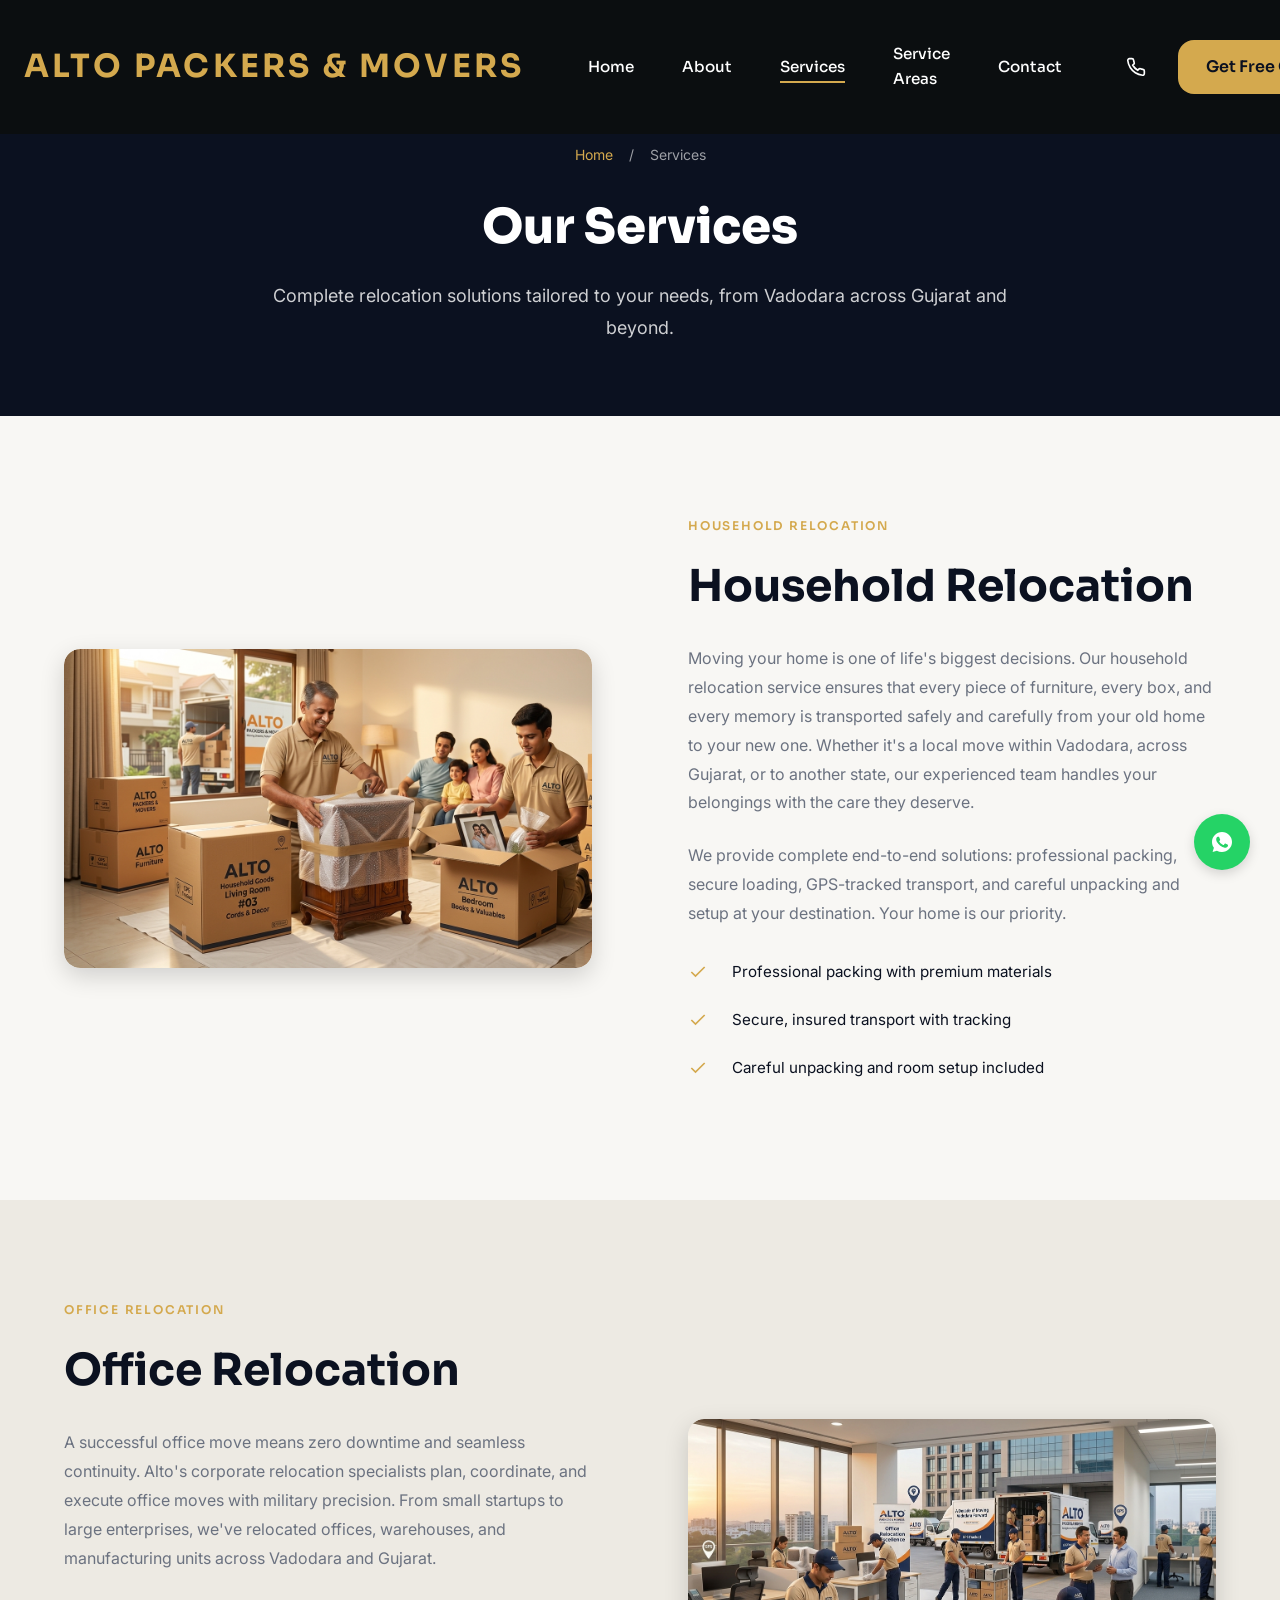
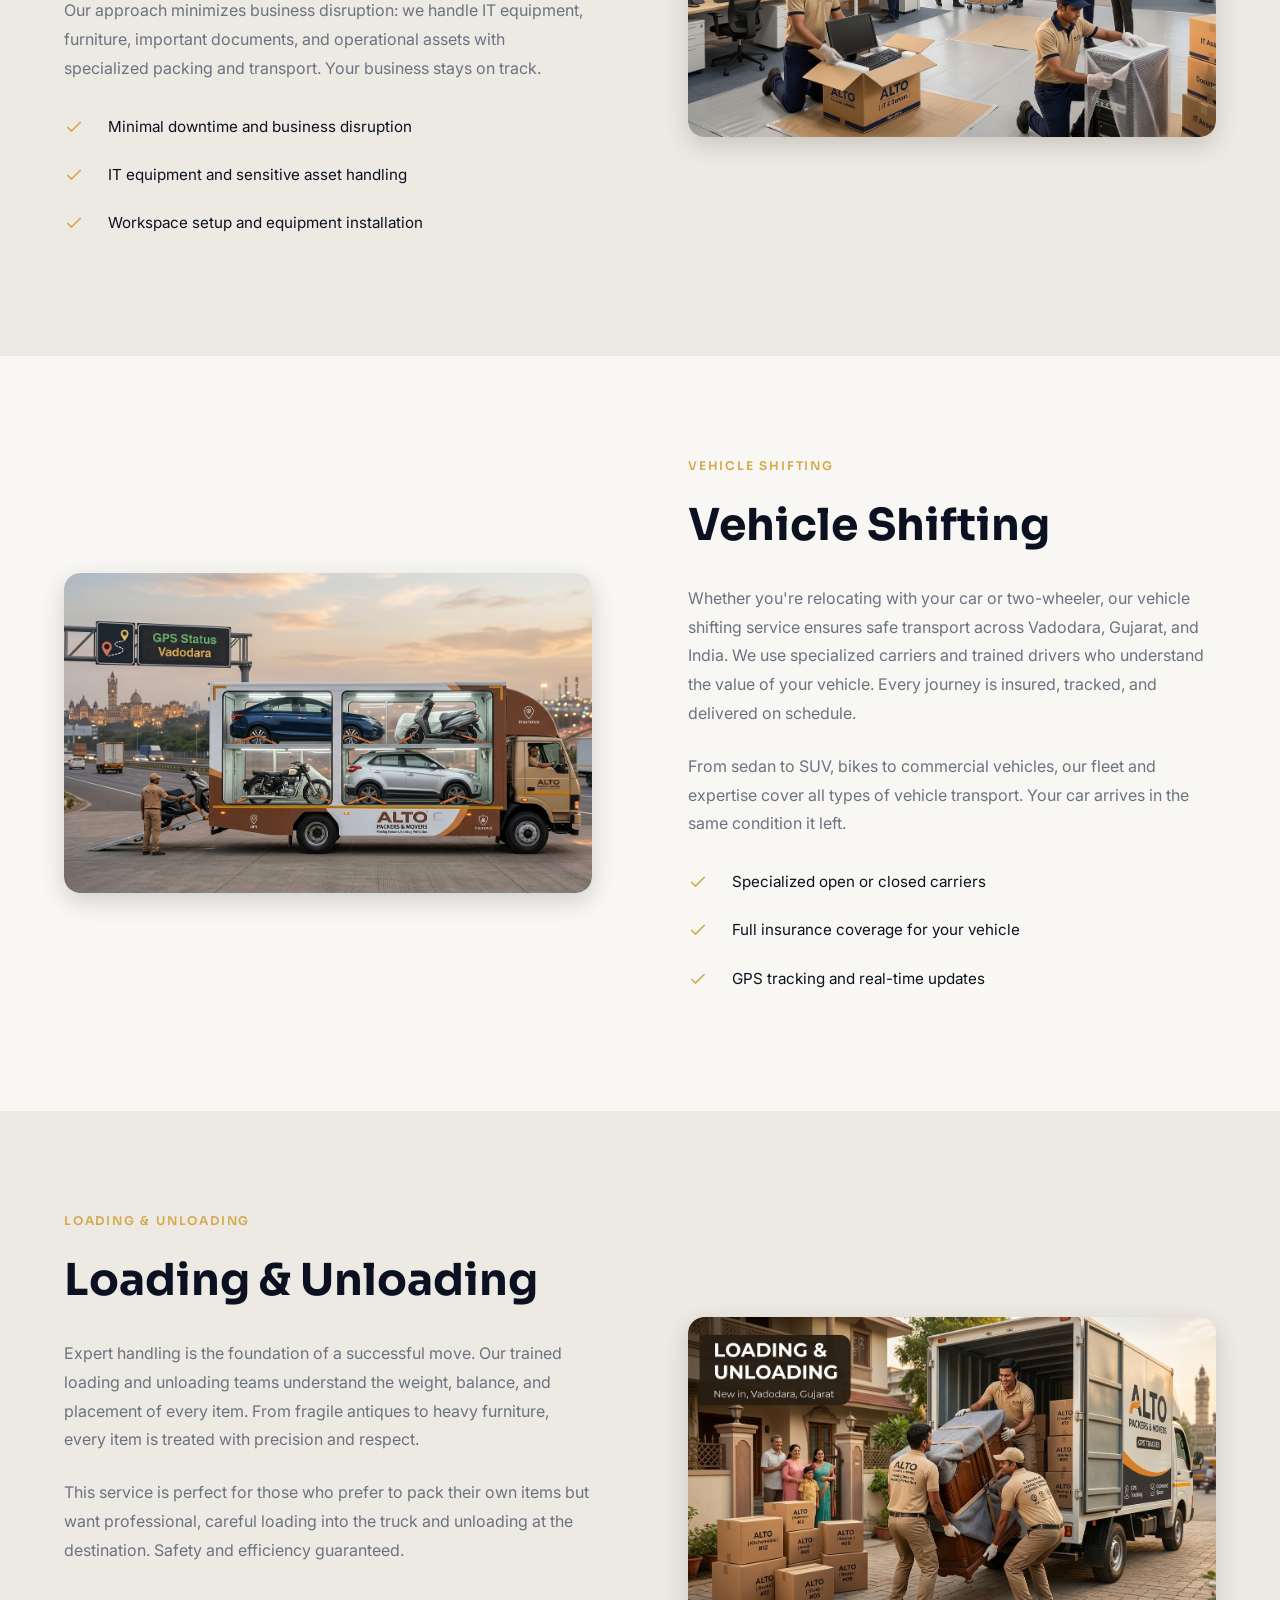
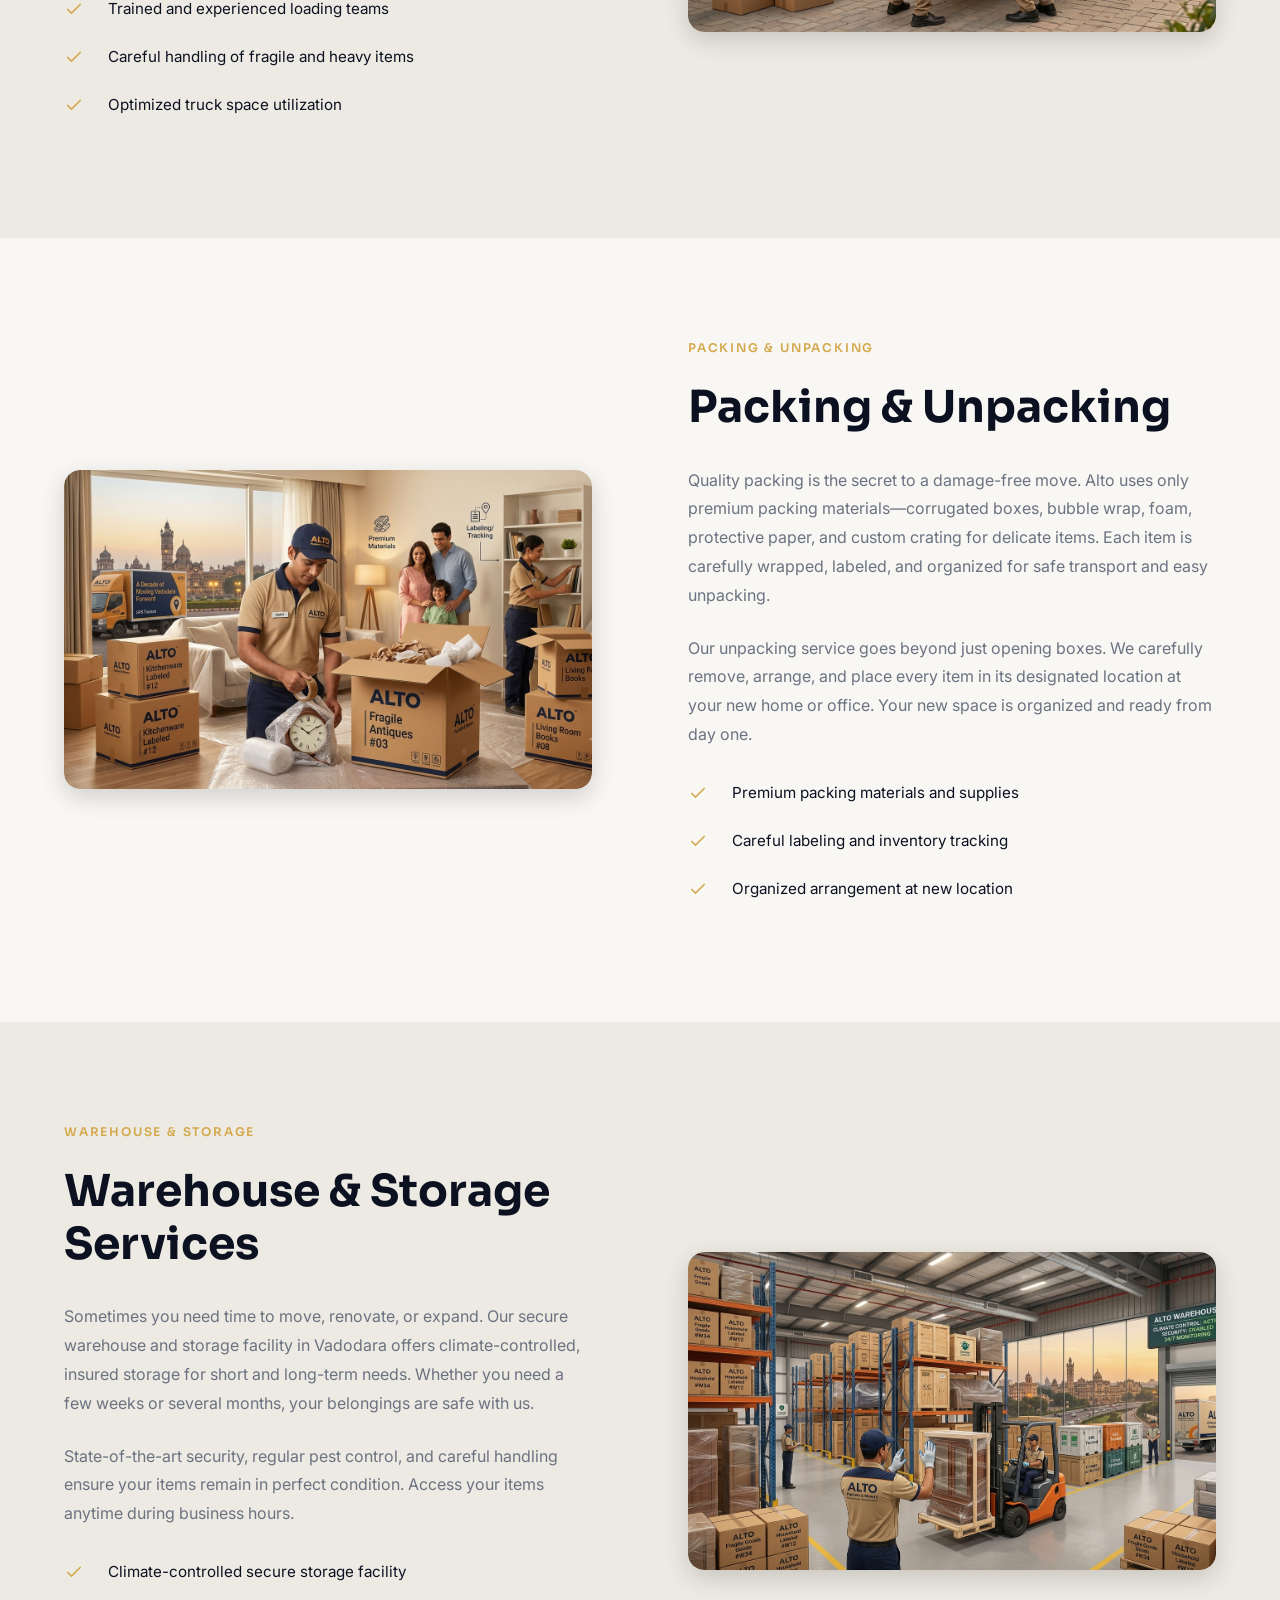
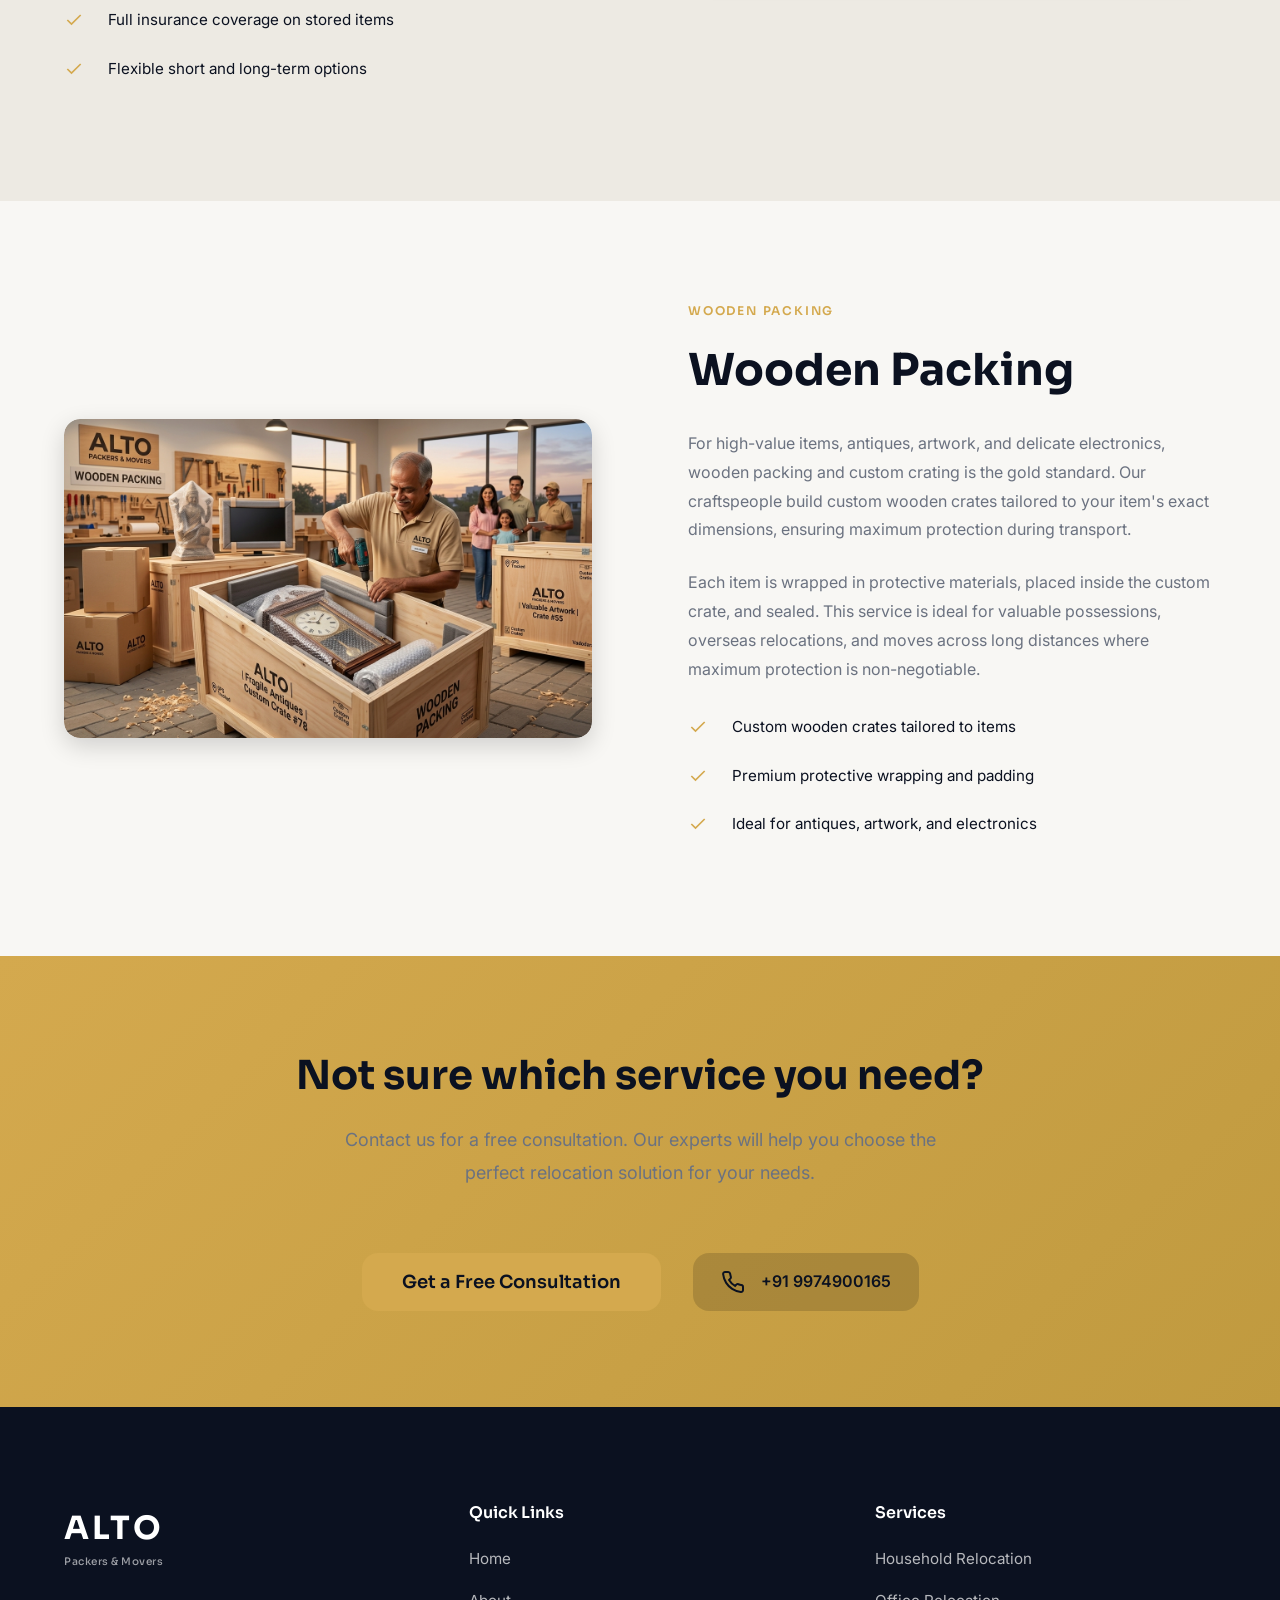
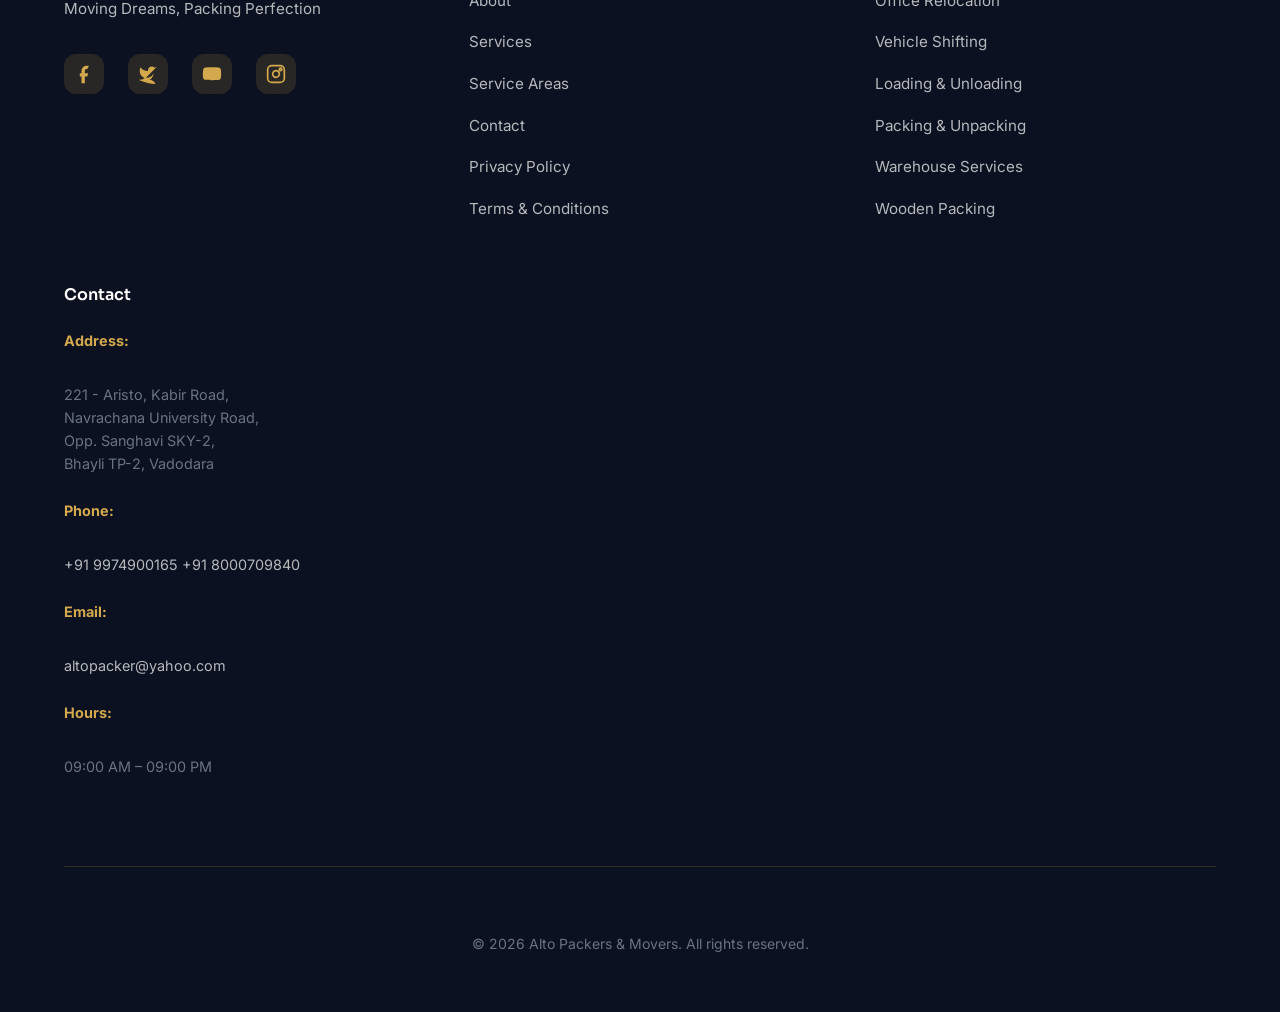
<file: services.html>
<!DOCTYPE html>
<html lang="en">
<head>
  <meta charset="UTF-8">
  <meta name="viewport" content="width=device-width, initial-scale=1.0">
  <meta name="description" content="Alto Packers & Movers Services | Household, office, vehicle shifting, packing, warehousing & more across Vadodara and Gujarat.">
  <meta name="keywords" content="household shifting vadodara, office relocation vadodara, vehicle transport gujarat, car carrier service vadodara, packing and unpacking services, warehouse storage vadodara, wooden packing crating, loading unloading service vadodara">
  <meta name="robots" content="index, follow">
  <meta name="theme-color" content="#0B1120">
  <link rel="canonical" href="https://www.altopackersmovers.com/services.html">
  <meta property="og:type" content="website">
  <meta property="og:title" content="Our Services | Alto Packers & Movers">
  <meta property="og:description" content="Complete relocation solutions: household moving, office relocation, vehicle shifting, packing & unpacking, and warehouse storage.">
  <meta property="og:image" content="https://images.unsplash.com/photo-1552321554-5fefe8c9ef14?w=1200&h=630&fit=crop">
  <meta name="twitter:card" content="summary_large_image">
  <title>Our Services | Alto Packers & Movers - Relocation Solutions</title>
  <link href="https://fonts.googleapis.com/css2?family=Sora:wght@400;600;700;800&family=Inter:wght@400;500;600&display=swap" rel="stylesheet">
  <link rel="stylesheet" href="style.css">
   <!-- Google Tag (gtag.js) for Google Ads Tracking -->
  <!-- REPLACE 'AW-123456789' WITH YOUR ACTUAL GOOGLE ADS ID FROM YOUR ADS ACCOUNT -->
  <script async src="https://www.googletagmanager.com/gtag/js?id=AW-123456789"></script>
  <script>
    window.dataLayer = window.dataLayer || [];
    function gtag(){dataLayer.push(arguments);}
    gtag('js', new Date());

    gtag('config', 'AW-18329366448');
  </script>
</head>
<body>
  <!-- Header Injection -->
  <div id="header"></div>

  <!-- INNER PAGE HERO -->
  <section class="inner-hero">
    <div class="inner-hero__content">
      <div class="breadcrumb">
        <a href="index.html">Home</a>
        <span>/</span>
        <span>Services</span>
      </div>
      <h1 class="inner-hero__title">Our Services</h1>
      <p class="inner-hero__subtitle">Complete relocation solutions tailored to your needs, from Vadodara across Gujarat and beyond.</p>
    </div>
  </section>

  <!-- SERVICE 1: HOUSEHOLD RELOCATION -->
  <section class="service-detail" id="house-shifting">
    <div class="container">
      <div class="service-detail__grid service-detail__grid--left">
        <div class="service-detail__image">
          <img src="./public/HHR.png" alt="Professional household relocation service" class="image-featured">
        </div>
        <div class="service-detail__content">
          <div class="eyebrow">HOUSEHOLD RELOCATION</div>
          <h2 class="section__title">Household Relocation</h2>
          <p>Moving your home is one of life's biggest decisions. Our household relocation service ensures that every piece of furniture, every box, and every memory is transported safely and carefully from your old home to your new one. Whether it's a local move within Vadodara, across Gujarat, or to another state, our experienced team handles your belongings with the care they deserve.</p>
          <p>We provide complete end-to-end solutions: professional packing, secure loading, GPS-tracked transport, and careful unpacking and setup at your destination. Your home is our priority.</p>
          <div class="service-detail__checklist">
            <div class="checklist-item">
              <svg width="20" height="20" viewBox="0 0 24 24" fill="none" stroke="currentColor" stroke-width="2">
                <polyline points="20 6 9 17 4 12"></polyline>
              </svg>
              <span>Professional packing with premium materials</span>
            </div>
            <div class="checklist-item">
              <svg width="20" height="20" viewBox="0 0 24 24" fill="none" stroke="currentColor" stroke-width="2">
                <polyline points="20 6 9 17 4 12"></polyline>
              </svg>
              <span>Secure, insured transport with tracking</span>
            </div>
            <div class="checklist-item">
              <svg width="20" height="20" viewBox="0 0 24 24" fill="none" stroke="currentColor" stroke-width="2">
                <polyline points="20 6 9 17 4 12"></polyline>
              </svg>
              <span>Careful unpacking and room setup included</span>
            </div>
          </div>
        </div>
      </div>
    </div>
  </section>

  <!-- SERVICE 2: OFFICE RELOCATION -->
  <section class="service-detail" id="office-shifting">
    <div class="container">
      <div class="service-detail__grid service-detail__grid--right">
        <div class="service-detail__image">
          <img src="./public/ORL.png" alt="Professional office relocation service" class="image-featured">
        </div>
        <div class="service-detail__content">
          <div class="eyebrow">OFFICE RELOCATION</div>
          <h2 class="section__title">Office Relocation</h2>
          <p>A successful office move means zero downtime and seamless continuity. Alto's corporate relocation specialists plan, coordinate, and execute office moves with military precision. From small startups to large enterprises, we've relocated offices, warehouses, and manufacturing units across Vadodara and Gujarat.</p>
          <p>Our approach minimizes business disruption: we handle IT equipment, furniture, important documents, and operational assets with specialized packing and transport. Your business stays on track.</p>
          <div class="service-detail__checklist">
            <div class="checklist-item">
              <svg width="20" height="20" viewBox="0 0 24 24" fill="none" stroke="currentColor" stroke-width="2">
                <polyline points="20 6 9 17 4 12"></polyline>
              </svg>
              <span>Minimal downtime and business disruption</span>
            </div>
            <div class="checklist-item">
              <svg width="20" height="20" viewBox="0 0 24 24" fill="none" stroke="currentColor" stroke-width="2">
                <polyline points="20 6 9 17 4 12"></polyline>
              </svg>
              <span>IT equipment and sensitive asset handling</span>
            </div>
            <div class="checklist-item">
              <svg width="20" height="20" viewBox="0 0 24 24" fill="none" stroke="currentColor" stroke-width="2">
                <polyline points="20 6 9 17 4 12"></polyline>
              </svg>
              <span>Workspace setup and equipment installation</span>
            </div>
          </div>
        </div>
      </div>
    </div>
  </section>

  <!-- SERVICE 3: VEHICLE SHIFTING -->
  <section class="service-detail" id="vehicle-shifting">
    <div class="container">
      <div class="service-detail__grid service-detail__grid--left">
        <div class="service-detail__image">
          <img src="./public/VRL.png" alt="Professional vehicle shifting and transport" class="image-featured">
        </div>
        <div class="service-detail__content">
          <div class="eyebrow">VEHICLE SHIFTING</div>
          <h2 class="section__title">Vehicle Shifting</h2>
          <p>Whether you're relocating with your car or two-wheeler, our vehicle shifting service ensures safe transport across Vadodara, Gujarat, and India. We use specialized carriers and trained drivers who understand the value of your vehicle. Every journey is insured, tracked, and delivered on schedule.</p>
          <p>From sedan to SUV, bikes to commercial vehicles, our fleet and expertise cover all types of vehicle transport. Your car arrives in the same condition it left.</p>
          <div class="service-detail__checklist">
            <div class="checklist-item">
              <svg width="20" height="20" viewBox="0 0 24 24" fill="none" stroke="currentColor" stroke-width="2">
                <polyline points="20 6 9 17 4 12"></polyline>
              </svg>
              <span>Specialized open or closed carriers</span>
            </div>
            <div class="checklist-item">
              <svg width="20" height="20" viewBox="0 0 24 24" fill="none" stroke="currentColor" stroke-width="2">
                <polyline points="20 6 9 17 4 12"></polyline>
              </svg>
              <span>Full insurance coverage for your vehicle</span>
            </div>
            <div class="checklist-item">
              <svg width="20" height="20" viewBox="0 0 24 24" fill="none" stroke="currentColor" stroke-width="2">
                <polyline points="20 6 9 17 4 12"></polyline>
              </svg>
              <span>GPS tracking and real-time updates</span>
            </div>
          </div>
        </div>
      </div>
    </div>
  </section>

  <!-- SERVICE 4: LOADING & UNLOADING -->
  <section class="service-detail" id="loading-unloading">
    <div class="container">
      <div class="service-detail__grid service-detail__grid--right">
        <div class="service-detail__image">
          <img src="./public/LUNL.png" alt="Professional loading and unloading service" class="image-featured">
        </div>
        <div class="service-detail__content">
          <div class="eyebrow">LOADING & UNLOADING</div>
          <h2 class="section__title">Loading & Unloading</h2>
          <p>Expert handling is the foundation of a successful move. Our trained loading and unloading teams understand the weight, balance, and placement of every item. From fragile antiques to heavy furniture, every item is treated with precision and respect.</p>
          <p>This service is perfect for those who prefer to pack their own items but want professional, careful loading into the truck and unloading at the destination. Safety and efficiency guaranteed.</p>
          <div class="service-detail__checklist">
            <div class="checklist-item">
              <svg width="20" height="20" viewBox="0 0 24 24" fill="none" stroke="currentColor" stroke-width="2">
                <polyline points="20 6 9 17 4 12"></polyline>
              </svg>
              <span>Trained and experienced loading teams</span>
            </div>
            <div class="checklist-item">
              <svg width="20" height="20" viewBox="0 0 24 24" fill="none" stroke="currentColor" stroke-width="2">
                <polyline points="20 6 9 17 4 12"></polyline>
              </svg>
              <span>Careful handling of fragile and heavy items</span>
            </div>
            <div class="checklist-item">
              <svg width="20" height="20" viewBox="0 0 24 24" fill="none" stroke="currentColor" stroke-width="2">
                <polyline points="20 6 9 17 4 12"></polyline>
              </svg>
              <span>Optimized truck space utilization</span>
            </div>
          </div>
        </div>
      </div>
    </div>
  </section>

  <!-- SERVICE 5: PACKING & UNPACKING -->
  <section class="service-detail" id="packing-moving">
    <div class="container">
      <div class="service-detail__grid service-detail__grid--left">
        <div class="service-detail__image">
          <img src="./public/PUPK.png" alt="Professional packing and unpacking service" class="image-featured">
        </div>
        <div class="service-detail__content">
          <div class="eyebrow">PACKING & UNPACKING</div>
          <h2 class="section__title">Packing & Unpacking</h2>
          <p>Quality packing is the secret to a damage-free move. Alto uses only premium packing materials—corrugated boxes, bubble wrap, foam, protective paper, and custom crating for delicate items. Each item is carefully wrapped, labeled, and organized for safe transport and easy unpacking.</p>
          <p>Our unpacking service goes beyond just opening boxes. We carefully remove, arrange, and place every item in its designated location at your new home or office. Your new space is organized and ready from day one.</p>
          <div class="service-detail__checklist">
            <div class="checklist-item">
              <svg width="20" height="20" viewBox="0 0 24 24" fill="none" stroke="currentColor" stroke-width="2">
                <polyline points="20 6 9 17 4 12"></polyline>
              </svg>
              <span>Premium packing materials and supplies</span>
            </div>
            <div class="checklist-item">
              <svg width="20" height="20" viewBox="0 0 24 24" fill="none" stroke="currentColor" stroke-width="2">
                <polyline points="20 6 9 17 4 12"></polyline>
              </svg>
              <span>Careful labeling and inventory tracking</span>
            </div>
            <div class="checklist-item">
              <svg width="20" height="20" viewBox="0 0 24 24" fill="none" stroke="currentColor" stroke-width="2">
                <polyline points="20 6 9 17 4 12"></polyline>
              </svg>
              <span>Organized arrangement at new location</span>
            </div>
          </div>
        </div>
      </div>
    </div>
  </section>

  <!-- SERVICE 6: WAREHOUSE & STORAGE -->
  <section class="service-detail" id="warehouse-services">
    <div class="container">
      <div class="service-detail__grid service-detail__grid--right">
        <div class="service-detail__image">
          <img src="./public/WH.png" alt="Secure warehouse and storage facility" class="image-featured">
        </div>
        <div class="service-detail__content">
          <div class="eyebrow">WAREHOUSE & STORAGE</div>
          <h2 class="section__title">Warehouse & Storage Services</h2>
          <p>Sometimes you need time to move, renovate, or expand. Our secure warehouse and storage facility in Vadodara offers climate-controlled, insured storage for short and long-term needs. Whether you need a few weeks or several months, your belongings are safe with us.</p>
          <p>State-of-the-art security, regular pest control, and careful handling ensure your items remain in perfect condition. Access your items anytime during business hours.</p>
          <div class="service-detail__checklist">
            <div class="checklist-item">
              <svg width="20" height="20" viewBox="0 0 24 24" fill="none" stroke="currentColor" stroke-width="2">
                <polyline points="20 6 9 17 4 12"></polyline>
              </svg>
              <span>Climate-controlled secure storage facility</span>
            </div>
            <div class="checklist-item">
              <svg width="20" height="20" viewBox="0 0 24 24" fill="none" stroke="currentColor" stroke-width="2">
                <polyline points="20 6 9 17 4 12"></polyline>
              </svg>
              <span>Full insurance coverage on stored items</span>
            </div>
            <div class="checklist-item">
              <svg width="20" height="20" viewBox="0 0 24 24" fill="none" stroke="currentColor" stroke-width="2">
                <polyline points="20 6 9 17 4 12"></polyline>
              </svg>
              <span>Flexible short and long-term options</span>
            </div>
          </div>
        </div>
      </div>
    </div>
  </section>

  <!-- SERVICE 7: WOODEN PACKING -->
  <section class="service-detail" id="wooden-packing">
    <div class="container">
      <div class="service-detail__grid service-detail__grid--left">
        <div class="service-detail__image">
          <img src="./public/WPCS.png" alt="Professional wooden packing and crating service" class="image-featured">
        </div>
        <div class="service-detail__content">
          <div class="eyebrow">WOODEN PACKING</div>
          <h2 class="section__title">Wooden Packing</h2>
          <p>For high-value items, antiques, artwork, and delicate electronics, wooden packing and custom crating is the gold standard. Our craftspeople build custom wooden crates tailored to your item's exact dimensions, ensuring maximum protection during transport.</p>
          <p>Each item is wrapped in protective materials, placed inside the custom crate, and sealed. This service is ideal for valuable possessions, overseas relocations, and moves across long distances where maximum protection is non-negotiable.</p>
          <div class="service-detail__checklist">
            <div class="checklist-item">
              <svg width="20" height="20" viewBox="0 0 24 24" fill="none" stroke="currentColor" stroke-width="2">
                <polyline points="20 6 9 17 4 12"></polyline>
              </svg>
              <span>Custom wooden crates tailored to items</span>
            </div>
            <div class="checklist-item">
              <svg width="20" height="20" viewBox="0 0 24 24" fill="none" stroke="currentColor" stroke-width="2">
                <polyline points="20 6 9 17 4 12"></polyline>
              </svg>
              <span>Premium protective wrapping and padding</span>
            </div>
            <div class="checklist-item">
              <svg width="20" height="20" viewBox="0 0 24 24" fill="none" stroke="currentColor" stroke-width="2">
                <polyline points="20 6 9 17 4 12"></polyline>
              </svg>
              <span>Ideal for antiques, artwork, and electronics</span>
            </div>
          </div>
        </div>
      </div>
    </div>
  </section>

  <!-- FINAL CTA -->
  <section class="cta-banner">
    <div class="container">
      <h2 class="cta-banner__title">Not sure which service you need?</h2>
      <p class="cta-banner__description">Contact us for a free consultation. Our experts will help you choose the perfect relocation solution for your needs.</p>
      <div class="cta-banner__actions">
        <button type="button" class="btn btn--secondary btn--large" data-quote-trigger>Get a Free Consultation</button>
        <a href="tel:+919974900165" class="cta-banner__phone">
          <svg width="24" height="24" viewBox="0 0 24 24" fill="none" stroke="currentColor" stroke-width="2">
            <path d="M22 16.92v3a2 2 0 0 1-2.18 2 19.79 19.79 0 0 1-8.63-3.07 19.5 19.5 0 0 1-6-6 19.79 19.79 0 0 1-3.07-8.67A2 2 0 0 1 4.11 2h3a2 2 0 0 1 2 1.72 12.84 12.84 0 0 0 .7 2.81 2 2 0 0 1-.45 2.11L8.09 9.91a16 16 0 0 0 6 6l1.27-1.27a2 2 0 0 1 2.11-.45 12.84 12.84 0 0 0 2.81.7A2 2 0 0 1 22 16.92z"></path>
          </svg>
          <span>+91 9974900165</span>
        </a>
      </div>
    </div>
  </section>

 

  <!-- WhatsApp Button -->
  <a href="https://wa.me/919974900165?text=Hello%20Alto%20Packers%20%26%20Movers%21%20I%20need%20help%20with%20my%20move." class="whatsapp-btn" aria-label="Chat on WhatsApp" title="Chat with us on WhatsApp" target="_blank" rel="noopener noreferrer">
    <svg width="24" height="24" viewBox="0 0 24 24" fill="currentColor">
  <path d="M12.012 2C6.486 2 2 6.479 2 12c0 2.191.706 4.219 1.905 5.871L2.603 22l4.283-1.282A9.952 9.952 0 0 0 12.012 22c5.526 0 10.012-4.479 10.012-10S17.538 2 12.012 2zm5.787 14.286c-.242.68-1.401 1.299-1.959 1.382-.501.075-1.135.106-1.831-.116-.423-.133-.965-.312-1.659-.611-2.917-1.26-4.823-4.21-4.968-4.404-.145-.194-1.187-1.578-1.187-3.008 0-1.43.748-2.133 1.014-2.424.266-.291.58-.364.773-.364.193 0 .387.002.556.01.18.008.419-.068.656.5.242.582.825 2.014.898 2.16.073.146.122.316.024.51-.097.194-.146.315-.291.485-.145.17-.305.38-.436.51-.145.145-.296.303-.127.593.169.29.753 1.242 1.618 2.012 1.112.99 2.049 1.298 2.34 1.443.291.145.461.121.63-.073.17-.194.727-.848.921-1.139.194-.291.388-.242.655-.145.267.097 1.697.801 1.988.947.291.146.485.218.558.34.073.121.073.704-.169 1.384z"/>
</svg>
  </a>

  <!-- HIGH-CONVERTING STICKY MOBILE ACTION BAR 
  <div class="mobile-sticky-bar">
    <a href="tel:+919974900165" class="mobile-sticky-bar__btn mobile-sticky-bar__btn--call">
      <svg width="20" height="20" viewBox="0 0 24 24" fill="none" stroke="currentColor" stroke-width="2" stroke-linecap="round" stroke-linejoin="round">
  <path d="M22 16.92v3a2 2 0 0 1-2.18 2 19.79 19.79 0 0 1-8.63-3.07 19.5 19.5 0 0 1-6-6 19.79 19.79 0 0 1-3.07-8.67A2 2 0 0 1 4.11 2h3a2 2 0 0 1 2 1.72 12.84 12.84 0 0 0 .7 2.81 2 2 0 0 1-.45 2.11L8.09 9.91a16 16 0 0 0 6 6l1.27-1.27a2 2 0 0 1 2.11-.45 12.84 12.84 0 0 0 2.81.7A2 2 0 0 1 22 16.92z"></path>
</svg>
      Call Now
    </a>
    <a href="https://wa.me/919974900165?text=Hello%20Alto%20Packers%20%26%20Movers%21%20I%20need%20a%20quote%20for%20my%20move." class="mobile-sticky-bar__btn mobile-sticky-bar__btn--whatsapp" target="_blank" rel="noopener noreferrer">
     <svg width="24" height="24" viewBox="0 0 24 24" fill="currentColor">
  <path d="M12.012 2C6.486 2 2 6.479 2 12c0 2.191.706 4.219 1.905 5.871L2.603 22l4.283-1.282A9.952 9.952 0 0 0 12.012 22c5.526 0 10.012-4.479 10.012-10S17.538 2 12.012 2zm5.787 14.286c-.242.68-1.401 1.299-1.959 1.382-.501.075-1.135.106-1.831-.116-.423-.133-.965-.312-1.659-.611-2.917-1.26-4.823-4.21-4.968-4.404-.145-.194-1.187-1.578-1.187-3.008 0-1.43.748-2.133 1.014-2.424.266-.291.58-.364.773-.364.193 0 .387.002.556.01.18.008.419-.068.656.5.242.582.825 2.014.898 2.16.073.146.122.316.024.51-.097.194-.146.315-.291.485-.145.17-.305.38-.436.51-.145.145-.296.303-.127.593.169.29.753 1.242 1.618 2.012 1.112.99 2.049 1.298 2.34 1.443.291.145.461.121.63-.073.17-.194.727-.848.921-1.139.194-.291.388-.242.655-.145.267.097 1.697.801 1.988.947.291.146.485.218.558.34.073.121.073.704-.169 1.384z"/>
</svg>
      WhatsApp Quote
    </a>
  </div>-->

  <!-- QUOTE REQUEST MODAL (shared across all pages) -->
  <div class="quote-modal" id="quoteModal" aria-hidden="true">
    <div class="quote-modal__overlay" data-quote-close></div>
    <div class="quote-modal__content" role="dialog" aria-modal="true" aria-labelledby="quoteModalTitle">
      <button type="button" class="quote-modal__close" data-quote-close aria-label="Close quote form">
        <svg width="22" height="22" viewBox="0 0 24 24" fill="none" stroke="currentColor" stroke-width="2">
          <line x1="18" y1="6" x2="6" y2="18"></line>
          <line x1="6" y1="6" x2="18" y2="18"></line>
        </svg>
      </button>

      <div class="quote-modal__header">
        <h3 id="quoteModalTitle">Get Your Free Quote</h3>
        <p>Fill in a few details and our team will call you back within minutes.</p>
      </div>

      <form class="quote-modal__form" id="quoteModalForm">
        <div class="form-group">
          <input type="text" id="qmName" name="name" placeholder="Your Full Name" required>
        </div>
        <div class="form-row">
          <div class="form-group">
            <input type="tel" id="qmPhone" name="phone" placeholder="10-Digit Mobile Number" pattern="[0-9]{10}" required>
          </div>
          <div class="form-group">
            <select id="qmService" name="service" required>
              <option value="" disabled selected>Select Service</option>
              <option value="Household Shifting">Household Relocation</option>
              <option value="Office Shifting">Office Relocation</option>
              <option value="Vehicle Transport">Vehicle / Car Carrier</option>
              <option value="Loading / Unloading">Loading & Unloading</option>
              <option value="Packing / Unpacking">Packing & Unpacking</option>
              <option value="Warehouse / Storage">Warehouse & Storage</option>
              <option value="Not Sure">Not Sure</option>
            </select>
          </div>
        </div>
        <div class="form-row">
          <div class="form-group">
            <input type="text" id="qmFrom" name="from" placeholder="Moving From" required>
          </div>
          <div class="form-group">
            <input type="text" id="qmTo" name="to" placeholder="Moving To" required>
          </div>
        </div>
        <button type="submit" class="btn btn--primary btn--block">Send My Request</button>
        <span class="lead-form__guarantee">🔒 100% Private & No Spam Guarantee</span>
      </form>

      <div class="form-message form-message--hidden" id="quoteModalMessage">
        <svg width="24" height="24" viewBox="0 0 24 24" fill="none" stroke="currentColor" stroke-width="2">
          <polyline points="20 6 9 17 4 12"></polyline>
        </svg>
        <p>Thank you! Your quote request has been received. We'll contact you shortly with a detailed estimate.</p>
      </div>
    </div>
  </div>

   <!-- Footer injection -->
  <div id="footer"></div>
   <script src="Inject.js" defer></script>

  <script src="script.js" defer></script>
</body>
</html>
</file>
<file: style.css>
/* ═══════════════════════════════════════════════════════════════
   ALTO PACKERS & MOVERS — PREMIUM DESIGN SYSTEM
   ═══════════════════════════════════════════════════════════════ */

:root {
  --color-dark: #0B1120;
  --color-dark-secondary: #1E2433;
  --color-accent: #D4A94E;
  --color-light: #F8F7F4;
  --color-light-secondary: #EDEAE3;
  --color-text-light: #ffffff;
  --color-text-dark: #0B1120;
  --color-text-muted: #6B7280;
  --color-border: #E5E7EB;

  /* Typography */
  --font-family-heading: 'Sora', sans-serif;
  --font-family-body: 'Inter', sans-serif;
  --font-weight-regular: 400;
  --font-weight-medium: 500;
  --font-weight-semibold: 600;
  --font-weight-bold: 700;
  --font-weight-extrabold: 800;

  /* Sizing */
  --spacing-xs: 0.5rem;
  --spacing-sm: 1rem;
  --spacing-md: 1.5rem;
  --spacing-lg: 2rem;
  --spacing-xl: 3rem;
  --spacing-2xl: 4rem;
  --spacing-3xl: 6rem;

  /* Border Radius */
  --radius-sm: 8px;
  --radius-md: 12px;
  --radius-lg: 16px;
  --radius-xl: 20px;
  --radius-full: 9999px;

  /* Shadows */
  --shadow-sm: 0 2px 8px rgba(0, 0, 0, 0.08);
  --shadow-md: 0 4px 16px rgba(0, 0, 0, 0.12);
  --shadow-lg: 0 8px 24px rgba(0, 0, 0, 0.16);
  --shadow-xl: 0 12px 32px rgba(0, 0, 0, 0.2);

  /* Glow effects */
  --glow-accent: 0 0 30px rgba(212, 169, 78, 0.3);
  --glow-accent-strong: 0 0 50px rgba(212, 169, 78, 0.4);

  /* Transitions */
  --transition-fast: 150ms ease-in-out;
  --transition-base: 250ms ease-in-out;
  --transition-slow: 350ms ease-in-out;
}

/* ═══════════════════════════════════════════════════════════════
   RESET & BASE STYLES
   ═══════════════════════════════════════════════════════════════ */

* {
  margin: 0;
  padding: 0;
  box-sizing: border-box;
}

html {
  scroll-behavior: smooth;
  background-color: var(--color-light);
}

body {
  font-family: var(--font-family-body);
  font-size: 1rem;
  line-height: 1.6;
  color: var(--color-text-dark);
  background-color: var(--color-light);
  overflow-x: hidden; /* safety net against any stray horizontal overflow on mobile */
}

img {
  max-width: 100%;
  height: auto;
  display: block;
}

a {
  color: var(--color-accent);
  text-decoration: none;
  transition: color var(--transition-base);
}

a:hover {
  color: #c09a3f;
}

/* ═══════════════════════════════════════════════════════════════
   TYPOGRAPHY
   ═══════════════════════════════════════════════════════════════ */

h1, h2, h3, h4, h5, h6 {
  font-family: var(--font-family-heading);
  font-weight: var(--font-weight-bold);
  line-height: 1.2;
  margin-bottom: var(--spacing-md);
}

h1 {
  font-size: clamp(2rem, 6vw, 3.5rem);
  font-weight: var(--font-weight-extrabold);
}

h2 {
  font-size: clamp(1.75rem, 5vw, 2.75rem);
  font-weight: var(--font-weight-bold);
}

h3 {
  font-size: clamp(1.25rem, 4vw, 1.75rem);
  font-weight: var(--font-weight-bold);
}

h4 {
  font-size: 1.25rem;
  font-weight: var(--font-weight-semibold);
}

p {
  margin-bottom: var(--spacing-md);
  line-height: 1.8;
  color: var(--color-text-muted);
}

.eyebrow {
  font-family: var(--font-family-heading);
  font-size: 0.75rem;
  font-weight: var(--font-weight-semibold);
  letter-spacing: 0.15em;
  text-transform: uppercase;
  color: var(--color-accent);
  margin-bottom: var(--spacing-md);
  display: inline-block;
}

/* ═══════════════════════════════════════════════════════════════
   CONTAINER & LAYOUT
   ═══════════════════════════════════════════════════════════════ */

.container {
  max-width: 1200px;
  margin: 0 auto;
  padding: 0 var(--spacing-md);
}

@media (max-width: 768px) {
  .container {
    padding: 0 var(--spacing-sm);
  }
}

section {
  padding: var(--spacing-3xl) 0;
}

@media (max-width: 768px) {
  section {
    padding: var(--spacing-2xl) 0;
  }
}

.dark-section {
  background-color: var(--color-dark);
  color: var(--color-text-light);
}

.dark-section p {
  color: rgba(255, 255, 255, 0.8);
}

.dark-section h2,
.dark-section h3 {
  color: var(--color-text-light);
}

/* ═══════════════════════════════════════════════════════════════
   BUTTONS
   ═══════════════════════════════════════════════════════════════ */

.btn {
  display: inline-flex;
  align-items: center;
  justify-content: center;
  gap: var(--spacing-xs);
  padding: 0.875rem 1.75rem;
  font-family: var(--font-family-heading);
  font-size: 1rem;
  font-weight: var(--font-weight-semibold);
  border: none;
  border-radius: var(--radius-lg);
  cursor: pointer;
  transition: all var(--transition-base);
  white-space: nowrap;
  text-decoration: none;
}

.btn--primary {
  background-color: var(--color-accent);
  color: var(--color-dark);
}

.btn--primary:hover {
  background-color: #c09a3f;
  transform: translateY(-2px);
  box-shadow: 0 4px 12px rgba(212, 169, 78, 0.3);
}

.btn--secondary {
  background-color: var(--color-accent);
  color: var(--color-dark);
}

.btn--secondary:hover {
  background-color: #c09a3f;
}

.btn--ghost {
  background-color: transparent;
  color: var(--color-accent);
  border: 2px solid var(--color-accent);
}

.btn--ghost:hover {
  background-color: rgba(212, 169, 78, 0.1);
  border-color: #c09a3f;
}

.btn--large {
  padding: 1.125rem 2.5rem;
  font-size: 1.125rem;
}

.btn--small {
  padding: 0.5rem 1rem;
  font-size: 0.875rem;
}

/* ═══════════════════════════════════════════════════════════════
   HEADER & NAVIGATION
   ═══════════════════════════════════════════════════════════════ */

.header {
  position: relative; /* Takes up layout space so the video section sits below it */
  width: 100%;
  z-index: 1000;
  background: #0b0e10;
  transition: all var(--transition-base);
  padding: var(--spacing-md) 0;
}

/* Header on inner pages (about, services, service-areas, contact) */
.header.inner-page {
  background: var(--color-dark);
}

/* Header after scroll - blurred effect */
.header.scrolled {
  position: fixed; /* Re-applies fixed overlay mode only when scrolling down */
  top: 0;
  left: 0;
  right: 0;
  background-color: rgba(11, 17, 32, 0.95);
  backdrop-filter: blur(8px);
  padding: var(--spacing-sm) 0;
  box-shadow: var(--shadow-md);
}

.header__container {
  max-width: 1400px;
  margin: 0 auto;
  padding: 1rem var(--spacing-md);
  display: flex;
  align-items: center;
  justify-content: space-between;
  gap: var(--spacing-lg);
}

.header__logo {
  flex-shrink: 0;
  min-width: 0; /* allows logo text to shrink/truncate instead of forcing overflow */
}

.logo {
  font-family: var(--font-family-heading);
  font-weight: var(--font-weight-bold);
}

.logo__text {
  font-size: 2rem;
  color: var(--color-accent);
  letter-spacing: 0.1em;
  white-space: nowrap;
}

.logo__subtext {
  font-size: 0.65rem;
  font-weight: var(--font-weight-medium);
  color: var(--color-accent);
  letter-spacing: 0.05em;
}

.logo--light .logo__text {
  color: var(--color-text-light);
}

.logo--light .logo__subtext {
  color: rgba(255, 255, 255, 0.6);
}

.nav {
  display: flex;
  align-items: center;
  gap: var(--spacing-xl);
  flex: 1;
  margin: 0 var(--spacing-lg);
}

.nav__link {
  font-family: var(--font-family-heading);
  font-weight: var(--font-weight-medium);
  color: var(--color-text-light);
  font-size: 0.95rem;
  transition: color var(--transition-base);
  position: relative;
}

.nav__link::after {
  content: '';
  position: absolute;
  bottom: -4px;
  left: 0;
  width: 0;
  height: 2px;
  background-color: var(--color-accent);
  transition: width var(--transition-base);
}

.nav__link--active::after,
.nav__link:hover::after {
  width: 100%;
}

.nav__link:hover {
  color: var(--color-accent);
}

.header__actions {
  display: flex;
  align-items: center;
  gap: var(--spacing-lg);
  flex-shrink: 0;
}

.header__phone {
  display: flex;
  align-items: center;
  gap: var(--spacing-xs);
  color: var(--color-text-light);
  font-weight: var(--font-weight-semibold);
  font-size: 0.95rem;
  transition: color var(--transition-base);
}

.header__phone:hover {
  color: var(--color-accent);
}

.header__phone span {
  display: none;
}

@media (max-width: 1024px) {
  .header__phone span {
    display: inline;
  }
  
  .nav {
    gap: var(--spacing-lg);
    margin: 0 var(--spacing-md);
  }
}

/* Hamburger Menu */
.hamburger {
  display: none;
  flex-direction: column;
  gap: 6px;
  background: none;
  border: none;
  cursor: pointer;
  z-index: 1001;
}

.hamburger span {
  width: 24px;
  height: 2px;
  background-color: var(--color-text-light);
  border-radius: 1px;
  transition: all var(--transition-base);
}

@media (max-width: 768px) {
  .hamburger {
    display: flex;
  }

  .hamburger.active span:nth-child(1) {
    transform: rotate(45deg) translate(8px, 8px);
  }
  
  .hamburger.active span:nth-child(2) {
    opacity: 0;
  }
  
  .hamburger.active span:nth-child(3) {
    transform: rotate(-45deg) translate(7px, -7px);
  }

  /* Logo shrinks so it never fights the hamburger for space on narrow screens */
  .logo__text {
    font-size: 1.25rem;
  }

  /* Phone number + Get Free Quote button are hidden from the cramped top bar
     on mobile. They are duplicated inside the slide-out .nav menu instead
     (see .nav__mobile-actions below), where there is room for them. */
  .header__actions {
    display: none;
  }

  .nav {
    position: fixed;
    top: 0;
    left: 0;
    right: 0;
    bottom: 0;
    flex-direction: column;
    gap: var(--spacing-lg);
    background-color: rgba(11, 17, 32, 0.98);
    backdrop-filter: blur(8px);
    padding: 100px var(--spacing-lg) var(--spacing-lg);
    margin: 0;
    transform: translateX(-100%);
    transition: transform var(--transition-base);
    justify-content: flex-start;
  }
  
  .nav.active {
    transform: translateX(0);
  }
  
  .nav__link {
    font-size: 1.25rem;
  }

  /* Container for phone + CTA button when duplicated inside the mobile nav.
     Add a <div class="nav__mobile-actions"> with the phone link and the
     "Get Free Quote" button inside your Header.html nav element. */
  .nav__mobile-actions {
    display: flex;
    flex-direction: column;
    gap: var(--spacing-md);
    margin-top: var(--spacing-lg);
    width: 100%;
  }

  .nav__mobile-actions .header__phone {
    justify-content: center;
    font-size: 1.1rem;
  }

  .nav__mobile-actions .header__phone span {
    display: inline;
  }

  .nav__mobile-actions .btn {
    width: 100%;
  }
}

* ═══════════════════════════════════════════════════════════════
   HERO SECTION
   ═══════════════════════════════════════════════════════════════ */

.hero {
  position: relative;
  width: 100%;
  min-height: 100vh;
  padding: 100px 0 60px; /* Space for navbar and clear view of form */
  display: flex;
  align-items: center;
  overflow: hidden;
  box-sizing: border-box;
}

.hero__video {
  position: absolute;
  top: 0;
  left: 0;
  width: 100%;
  height: 100%;
  object-fit: cover;
  object-position: center top;
  animation: parallaxZoom 20s ease-out forwards;
}

.hero__overlay {
  position: absolute;
  inset: 0;
  background: linear-gradient(180deg, rgba(11, 17, 32, 0.4) 0%, rgba(11, 17, 32, 0.85) 100%);
  z-index: 1;
}

.hero__container {
  position: relative;
  z-index: 2;
  width: 100%;
  max-width: 1200px;
  margin: 0 auto;
  padding: 0 1.5rem;
}

/* Two-column layout grid */
.hero__grid {
  display: grid;
  grid-template-columns: 1.2fr 0.8fr;
  gap: 2.5rem;
  align-items: center;
}

.hero__content {
  text-align: left;
  color: #ffffff;
}

.hero__title {
  font-size: clamp(2rem, 5vw, 3.25rem);
  font-weight: 800;
  margin-bottom: 1rem;
  line-height: 1.2;
}

.hero__subtitle {
  display: block;
  font-size: clamp(1rem, 2.5vw, 1.25rem);
  font-weight: 400;
  color: rgba(255, 255, 255, 0.85);
  margin-top: 0.5rem;
}

.hero__google-trust {
  margin: 1rem 0;
  font-size: 0.95rem;
  color: #ffffff;
}

.hero__description {
  font-size: 1rem;
  color: rgba(255, 255, 255, 0.85);
  margin-bottom: 1.5rem;
  line-height: 1.5;
}

.hero__ctas {
  display: flex;
  gap: 1rem;
  justify-content: flex-start;
  flex-wrap: wrap;
  margin-bottom: 2rem;
}

.hero__stats {
  display: grid;
  grid-template-columns: repeat(3, 1fr);
  gap: 1rem;
  padding-top: 1.5rem;
  border-top: 1px solid rgba(212, 169, 78, 0.3);
}

.stat {
  text-align: left;
}

.stat__value {
  font-size: clamp(1.5rem, 3vw, 2rem);
  font-weight: 800;
  color: var(--color-accent, #d4a94e);
  margin-bottom: 0.25rem;
}

.stat__label {
  font-size: 0.8rem;
  color: rgba(255, 255, 255, 0.7);
}

/* Form Styles */
.hero__form-wrapper {
  background: #ffffff;
  padding: 1.75rem;
  border-radius: 12px;
  box-shadow: 0 10px 30px rgba(0, 0, 0, 0.3);
  color: #333333;
}

/* Responsive view for tablet & mobile */
@media (max-width: 992px) {
  .hero {
    height: auto;
    padding: 120px 0 50px;
  }

  .hero__grid {
    grid-template-columns: 1fr;
  }

  .hero__content {
    text-align: center;
  }

  .hero__ctas {
    justify-content: center;
  }

  .stat {
    text-align: center;
  }
}

@keyframes parallaxZoom {
  0% { transform: scale(1); }
  100% { transform: scale(1.08); }
}
* Card Container */
.hero__form-wrapper {
  background: #ffffff;
  padding: 2rem;
  border-radius: 16px;
  box-shadow: 0 20px 40px rgba(0, 0, 0, 0.25);
  color: #1a202c;
}

.quote-modal__header {
  margin-bottom: 1.25rem;
}

.quote-modal__header h3 {
  font-size: 1.5rem;
  font-weight: 700;
  color: #0b1120;
  margin-bottom: 0.25rem;
}

.quote-modal__header p {
  font-size: 0.875rem;
  color: #64748b;
}

/* Two-Column Form Row Layout */
.form-row {
  display: grid;
  grid-template-columns: 1fr 1fr;
  gap: 0.75rem;
}

@media (max-width: 480px) {
  .form-row {
    grid-template-columns: 1fr;
  }
}

.form-group {
  margin-bottom: 0.85rem;
}

/* Styled Form Controls */
.form-control {
  width: 100%;
  padding: 0.75rem 1rem;
  font-size: 0.95rem;
  border: 1px solid #e2e8f0;
  border-radius: 8px;
  background-color: #f8fafc;
  color: #1e293b;
  outline: none;
  box-sizing: border-box;
  transition: all 0.2s ease-in-out;
}

.form-control:focus {
  border-color: #d4a94e;
  background-color: #ffffff;
  box-shadow: 0 0 0 3px rgba(212, 169, 78, 0.15);
}

select.form-control {
  appearance: none;
  background-image: url("data:image/svg+xml;charset=UTF-8,%3csvg xmlns='http://www.w3.org/2000/svg' viewBox='0 0 24 24' fill='none' stroke='%3a64748b' stroke-width='2' stroke-linecap='round' stroke-linejoin='round'%3e%3cpolyline points='6 9 12 15 18 9'%3e%3c/polyline%3e%3c/svg%3e");
  background-repeat: no-repeat;
  background-position: right 0.75rem center;
  background-size: 1em;
}

.lead-form__guarantee {
  display: block;
  text-align: center;
  font-size: 0.75rem;
  color: #64748b;
  margin-top: 0.75rem;
}

/* Form Message States */
.form-message {
  display: flex;
  align-items: center;
  gap: 0.75rem;
  background-color: #f0fdf4;
  border: 1px solid #bbf7d0;
  color: #166534;
  padding: 1rem;
  border-radius: 8px;
  margin-top: 1rem;
}

.form-message--hidden {
  display: none !important;
}
/* ═══════════════════════════════════════════════════════════════
   INNER PAGE HERO
   ═══════════════════════════════════════════════════════════════ */

.inner-hero {
  background-color: var(--color-dark);
  color: var(--color-text-light);
  padding: 10px var(--spacing-md) var(--spacing-xl);
  text-align: center;
 
}

.inner-hero__content {
  max-width: 800px;
  margin: 0 auto;
}

.breadcrumb {
  display: flex;
  align-items: center;
  justify-content: center;
  gap: var(--spacing-sm);
  font-size: 0.875rem;
  margin-bottom: var(--spacing-lg);
  color: rgba(255, 255, 255, 0.6);
}

.breadcrumb a {
  color: var(--color-accent);
  transition: color var(--transition-base);
}

.breadcrumb a:hover {
  color: #c09a3f;
}

.inner-hero__title {
  font-size: clamp(2rem, 6vw, 3rem);
  margin-bottom: var(--spacing-md);
}

.inner-hero__subtitle {
  font-size: 1.125rem;
  color: rgba(255, 255, 255, 0.8);
}

/* ═══════════════════════════════════════════════════════════════
   SECTION HEADERS
   ═══════════════════════════════════════════════════════════════ */

.section__header {
  text-align: center;
  margin-bottom: var(--spacing-2xl);
}

.section__title {
  margin-bottom: var(--spacing-md);
}

.section__subtitle {
  font-size: 1.125rem;
  color: var(--color-text-muted);
  max-width: 600px;
  margin: 0 auto;
}

.dark-section .section__subtitle {
  color: rgba(255, 255, 255, 0.7);
}

.section__cta {
  text-align: center;
  margin-top: var(--spacing-2xl);
}

/* Trust Strip Container */
.trust-strip__grid {
  display: grid;
  grid-template-columns: repeat(2, 1fr); /* 2 equal-width columns */
  gap: var(--spacing-lg) var(--spacing-xl); /* Spacing between grid items */
  align-items: center;
}

/* Trust Item Alignment */
.trust-item {
  display: flex;
  align-items: center;
  gap: var(--spacing-sm);
}

/* Mobile Responsiveness: collapses back to 1 column on small phone screens */
@media (max-width: 576px) {
  .trust-strip__grid {
    grid-template-columns: 1fr;
    gap: var(--spacing-md);
  }
}
/* ═══════════════════════════════════════════════════════════════
   ABOUT TEASER
   ═══════════════════════════════════════════════════════════════ */

.about-teaser {
  background-color: var(--color-light);
  padding: var(--spacing-3xl) 0;
}

.about-teaser__grid {
  display: grid;
  grid-template-columns: 1fr 1fr;
  gap: var(--spacing-3xl);
  align-items: center;
}

.about-teaser__images {
  position: relative;
  height: 500px;
}

.image-stack {
  position: relative;
  width: 100%;
  height: 100%;
}

.image-stack__image {
  position: absolute;
  border-radius: var(--radius-lg);
  box-shadow: var(--shadow-lg);
  width: 280px;
  height: 350px;
  object-fit: cover;
}

.image-stack__image--top {
  top: 0;
  left: 0;
  z-index: 2;
}

.image-stack__image--bottom {
  bottom: 0;
  right: 0;
  z-index: 1;
  opacity: 0.8;
}

.stat-card {
  position: absolute;
  bottom: 20px;
  left: 20px;
  z-index: 3;
  background-color: var(--color-dark);
  color: var(--color-text-light);
  padding: var(--spacing-md);
  border-radius: var(--radius-lg);
  border: 2px solid var(--color-accent);
  box-shadow: var(--shadow-lg);
}

.stat-card--floating {
  animation: float 3s ease-in-out infinite;
}

@keyframes float {
  0%, 100% { transform: translateY(0px); }
  50% { transform: translateY(-10px); }
}

.stat-card__label {
  font-size: 0.75rem;
  font-weight: var(--font-weight-medium);
  text-transform: uppercase;
  letter-spacing: 0.1em;
  color: var(--color-accent);
  margin-bottom: var(--spacing-xs);
}

.stat-card__value {
  font-size: 2rem;
  font-weight: var(--font-weight-extrabold);
  display: flex;
  align-items: center;
  gap: var(--spacing-xs);
}

.stat-card__stars {
  color: var(--color-accent);
  display: inline-block;
}

.about-teaser__content h2 {
  margin-bottom: var(--spacing-lg);
}

.about-teaser__content p {
  margin-bottom: var(--spacing-md);
}

.link-arrow {
  display: inline-flex;
  align-items: center;
  gap: var(--spacing-xs);
  font-weight: var(--font-weight-semibold);
  color: var(--color-accent);
  margin-top: var(--spacing-md);
}

.link-arrow::after {
  content: '→';
  transition: transform var(--transition-base);
}

.link-arrow:hover::after {
  transform: translateX(4px);
}

@media (max-width: 768px) {
  .about-teaser__grid {
    grid-template-columns: 1fr;
    gap: var(--spacing-2xl);
  }
  
  .image-stack {
    height: 300px;
  }
  
  .image-stack__image {
    width: 200px;
    height: 250px;
  }
}

/* ═══════════════════════════════════════════════════════════════
   SERVICES GRID
   ═══════════════════════════════════════════════════════════════ */

.services-grid {
  display: grid;
  grid-template-columns: repeat(auto-fit, minmax(280px, 1fr));
  gap: var(--spacing-lg);
  margin-bottom: var(--spacing-2xl);
}

.service-card {
  background-color: var(--color-text-light);
  padding: var(--spacing-lg);
  border-radius: var(--radius-lg);
  border: 2px solid transparent;
  transition: all var(--transition-base);
  display: flex;
  flex-direction: column;
  gap: var(--spacing-md);
  text-decoration: none;
  color: var(--color-text-dark);
}

.service-card:hover {
  transform: translateY(-8px);
  border-color: var(--color-accent);
  box-shadow: 0 12px 32px rgba(212, 169, 78, 0.15);
}

.service-card__icon {
  width: 56px;
  height: 56px;
  background-color: rgba(212, 169, 78, 0.1);
  border-radius: var(--radius-md);
  display: flex;
  align-items: center;
  justify-content: center;
  color: var(--color-accent);
  transition: all var(--transition-base);
}

.service-card:hover .service-card__icon {
  background-color: var(--color-accent);
  color: var(--color-dark);
}

.service-card__title {
  font-size: 1.25rem;
  font-weight: var(--font-weight-semibold);
  margin: 0;
}

.service-card__description {
  font-size: 0.95rem;
  color: var(--color-text-muted);
  margin: 0;
}

/* ═══════════════════════════════════════════════════════════════
   WHY CHOOSE US
   ═══════════════════════════════════════════════════════════════ */

.why-choose-us__grid {
  display: grid;
  grid-template-columns: repeat(2, 1fr);
  gap: var(--spacing-xl) var(--spacing-2xl); /* Adds row and column gaps */
  align-items: start;
}

/* Optional: Make each feature box take full card width cleanly */
.feature-row {
  display: flex;
  gap: var(--spacing-md);
  margin-bottom: 0; /* Cleans up vertical stacking spacing */
}

.feature-row__icon {
  flex-shrink: 0;
  width: 48px;
  height: 48px;
  border-radius: var(--radius-md);
  background-color: rgba(212, 169, 78, 0.15);
  display: flex;
  align-items: center;
  justify-content: center;
  color: var(--color-accent);
}

.feature-row h3 {
  font-size: 1.25rem;
  margin-bottom: var(--spacing-sm);
}

.feature-row p {
  margin-bottom: 0;
}

.dark-section .feature-row h3 {
  color: var(--color-text-light);
}

.why-choose-us__image {
  position: relative;
}

.image-featured {
  border-radius: var(--radius-lg);
  box-shadow: var(--shadow-lg);
  width: 100%;
}

.badge-floating {
  position: absolute;
  bottom: 20px;
  right: 20px;
  background-color: var(--color-accent);
  color: var(--color-dark);
  padding: var(--spacing-md);
  border-radius: var(--radius-lg);
  display: flex;
  align-items: center;
  gap: var(--spacing-sm);
  font-weight: var(--font-weight-semibold);
  box-shadow: var(--shadow-lg);
  animation: float 3s ease-in-out infinite;
}

@media (max-width: 768px) {
  .why-choose-us__grid {
    grid-template-columns: 1fr;
    gap: var(--spacing-2xl);
  }
}

/* ═══════════════════════════════════════════════════════════════
   TIMELINE / HOW IT WORKS
   ═══════════════════════════════════════════════════════════════ */

.timeline {
  display: grid;
  grid-template-columns: repeat(4, 1fr);
  gap: var(--spacing-lg);
  position: relative;
}

.timeline::before {
  content: '';
  position: absolute;
  top: 40px;
  left: 0;
  right: 0;
  height: 2px;
  background: linear-gradient(90deg, var(--color-accent) 0%, var(--color-accent) 20%, transparent 20%, transparent 80%, var(--color-accent) 80%, var(--color-accent) 100%);
  z-index: 0;
}

.timeline-step {
  position: relative;
  z-index: 1;
  text-align: center;
}

.timeline-step__number {
  width: 80px;
  height: 80px;
  margin: 0 auto var(--spacing-lg);
  background: linear-gradient(135deg, var(--color-accent), #c09a3f);
  border-radius: 50%;
  display: flex;
  align-items: center;
  justify-content: center;
  font-size: 2rem;
  font-weight: var(--font-weight-extrabold);
  color: var(--color-dark);
  box-shadow: var(--shadow-lg);
}

.timeline-step__title {
  font-size: 1.125rem;
  font-weight: var(--font-weight-semibold);
  margin-bottom: var(--spacing-sm);
}

.timeline-step__description {
  font-size: 0.95rem;
  color: var(--color-text-muted);
  margin: 0;
}

.timeline-step__connector {
  display: none;
}

@media (max-width: 768px) {
  .timeline {
    grid-template-columns: 1fr;
    gap: var(--spacing-2xl);
  }
  
  .timeline::before {
    content: '';
    position: absolute;
    top: 0;
    left: 40px;
    right: auto;
    width: 2px;
    height: 100%;
    background: var(--color-accent);
  }
  
  .timeline-step {
    padding-left: var(--spacing-lg);
    text-align: left;
  }

  /* Fixed: previous negative margin (-60px) pushed the circle outside the
     viewport on narrow phones and risked causing horizontal page scroll.
     Now sized/positioned to stay inside the container, aligned with the
     vertical connector line above. */
  .timeline-step__number {
    width: 60px;
    height: 60px;
    font-size: 1.5rem;
    margin: 0 0 var(--spacing-lg) 0;
    position: relative;
    left: -10px;
  }
}

/* ═══════════════════════════════════════════════════════════════
   COVERAGE STRIP
   ═══════════════════════════════════════════════════════════════ */

.coverage-strip {
  padding: var(--spacing-3xl) 0;
}

.coverage-strip__content {
  text-align: center;
  margin-bottom: var(--spacing-2xl);
}

.coverage-strip__description {
  font-size: 1.125rem;
  max-width: 700px;
  margin: var(--spacing-md) auto;
  line-height: 1.8;
}

.coverage-strip__map {
  margin: var(--spacing-2xl) 0;
  background-color: rgba(212, 169, 78, 0.05);
  border-radius: var(--radius-lg);
  padding: var(--spacing-2xl);
  display: flex;
  align-items: center;
  justify-content: center;
  min-height: 350px;
}

.map-placeholder {
  filter: drop-shadow(0 4px 12px rgba(212, 169, 78, 0.2));
}

.glow {
  animation: glow-pulse 2s ease-in-out infinite;
}

@keyframes glow-pulse {
  0%, 100% {
    r: 10px;
    opacity: 0.25;
  }
  50% {
    r: 15px;
    opacity: 0.1;
  }
}

/* ═══════════════════════════════════════════════════════════════
   TESTIMONIALS
   ═══════════════════════════════════════════════════════════════ */

.testimonials-carousel {
  display: grid;
  grid-template-columns: repeat(auto-fit, minmax(300px, 1fr));
  gap: var(--spacing-lg);
  overflow-x: auto;
  scroll-behavior: smooth;
}

.testimonial-card {
  background-color: var(--color-text-light);
  padding: var(--spacing-lg);
  border-radius: var(--radius-lg);
  box-shadow: var(--shadow-md);
}

.testimonial-card__stars {
  display: flex;
  gap: 4px;
  margin-bottom: var(--spacing-md);
  color: var(--color-accent);
}

.testimonial-card__quote {
  font-size: 1rem;
  font-style: italic;
  margin-bottom: var(--spacing-md);
  line-height: 1.8;
}

.testimonial-card__author {
  font-weight: var(--font-weight-semibold);
  margin-bottom: var(--spacing-xs);
}

.testimonial-card__location {
  font-size: 0.875rem;
  color: var(--color-text-muted);
}

/* ═══════════════════════════════════════════════════════════════
   GALLERY
   ═══════════════════════════════════════════════════════════════ */

.gallery {
  background-color: var(--color-light-secondary);
  padding: var(--spacing-3xl) 0;
}

.gallery-grid {
  display: grid;
  grid-template-columns: repeat(auto-fit, minmax(250px, 1fr));
  gap: var(--spacing-lg);
}

.gallery-item {
  position: relative;
  overflow: hidden;
  border-radius: var(--radius-lg);
  aspect-ratio: 1 / 1;
  box-shadow: var(--shadow-md);
  transition: all var(--transition-base);
}

.gallery-item img {
  width: 100%;
  height: 100%;
  object-fit: cover;
  transition: transform var(--transition-base);
}

.gallery-item:hover img {
  transform: scale(1.08);
}

.gallery-item__overlay {
  position: absolute;
  top: 0;
  left: 0;
  right: 0;
  bottom: 0;
  background: linear-gradient(135deg, rgba(212, 169, 78, 0.8), rgba(11, 17, 32, 0.8));
  display: flex;
  align-items: center;
  justify-content: center;
  color: var(--color-text-light);
  font-weight: var(--font-weight-semibold);
  opacity: 0;
  transition: opacity var(--transition-base);
}

.gallery-item:hover .gallery-item__overlay {
  opacity: 1;
}

/* ═══════════════════════════════════════════════════════════════
   CTA BANNER
   ═══════════════════════════════════════════════════════════════ */

.cta-banner {
  background: linear-gradient(135deg, var(--color-accent), #c09a3f);
  color: var(--color-dark);
  padding: var(--spacing-3xl) 0;
  text-align: center;
}

.cta-banner__title {
  font-size: clamp(1.75rem, 5vw, 2.5rem);
  margin-bottom: var(--spacing-md);
}

.cta-banner__description {
  font-size: 1.125rem;
  margin-bottom: var(--spacing-2xl);
  max-width: 600px;
  margin-left: auto;
  margin-right: auto;
}

.cta-banner__actions {
  display: flex;
  gap: var(--spacing-lg);
  justify-content: center;
  flex-wrap: wrap;
}

.cta-banner__phone {
  display: inline-flex;
  align-items: center;
  gap: var(--spacing-sm);
  background-color: rgba(0, 0, 0, 0.15);
  color: var(--color-dark);
  padding: 1rem 1.75rem;
  border-radius: var(--radius-lg);
  font-weight: var(--font-weight-semibold);
  transition: all var(--transition-base);
  text-decoration: none;
}

.cta-banner__phone:hover {
  background-color: rgba(0, 0, 0, 0.25);
}

/* ═══════════════════════════════════════════════════════════════
   SERVICE DETAIL PAGES
   ═══════════════════════════════════════════════════════════════ */

.service-detail {
  padding: var(--spacing-3xl) 0;
}

.service-detail:nth-child(even) {
  background-color: var(--color-light-secondary);
}

.service-detail__grid {
  display: grid;
  grid-template-columns: 1fr 1fr;
  gap: var(--spacing-3xl);
  align-items: center;
}

.service-detail__grid--right {
  direction: rtl;
}

.service-detail__grid--right > * {
  direction: ltr;
}

.service-detail__image {
  border-radius: var(--radius-lg);
  overflow: hidden;
  box-shadow: var(--shadow-lg);
}

.service-detail__content h2 {
  margin-bottom: var(--spacing-lg);
}

.service-detail__content p {
  margin-bottom: var(--spacing-md);
}

.service-detail__checklist {
  margin-top: var(--spacing-lg);
}

.checklist-item {
  display: flex;
  align-items: flex-start;
  gap: var(--spacing-md);
  margin-bottom: var(--spacing-md);
  font-size: 0.95rem;
}

.checklist-item svg {
  flex-shrink: 0;
  color: var(--color-accent);
  margin-top: 2px;
}

@media (max-width: 768px) {
  .service-detail__grid {
    grid-template-columns: 1fr;
    gap: var(--spacing-2xl);
  }
  
  .service-detail__grid--right {
    direction: ltr;
  }
}

/* ═══════════════════════════════════════════════════════════════
   STORY & MISSION SECTIONS
   ═══════════════════════════════════════════════════════════════ */

.story-section {
  padding: var(--spacing-3xl) 0;
}

.story-grid {
  display: grid;
  grid-template-columns: 1fr 1fr;
  gap: var(--spacing-3xl);
  align-items: center;
}

.story-image {
  border-radius: var(--radius-lg);
  overflow: hidden;
}

.story-content h2 {
  margin-bottom: var(--spacing-lg);
}

.story-content p {
  margin-bottom: var(--spacing-md);
  line-height: 1.8;
}

@media (max-width: 768px) {
  .story-grid {
    grid-template-columns: 1fr;
    gap: var(--spacing-2xl);
  }
}

.mission-values {
  padding: var(--spacing-3xl) 0;
}

.values-grid {
  display: grid;
  grid-template-columns: repeat(auto-fit, minmax(250px, 1fr));
  gap: var(--spacing-lg);
}

.value-card {
  background-color: var(--color-text-light);
  padding: var(--spacing-lg);
  border-radius: var(--radius-lg);
  text-align: center;
}

.value-card__icon {
  width: 64px;
  height: 64px;
  margin: 0 auto var(--spacing-md);
  background-color: rgba(212, 169, 78, 0.15);
  border-radius: var(--radius-md);
  display: flex;
  align-items: center;
  justify-content: center;
  color: var(--color-accent);
}

.value-card h3 {
  margin-bottom: var(--spacing-md);
}

/* ═══════════════════════════════════════════════════════════════
   FEATURE DETAILS (WITH ICONS)
   ═══════════════════════════════════════════════════════════════ */

.why-choose-us-detail {
  padding: var(--spacing-3xl) 0;
}

.features-list {
  max-width: 900px;
  margin: 0 auto;
}

.feature-detail {
  display: grid;
  grid-template-columns: auto 1fr;
  gap: var(--spacing-lg);
  margin-bottom: var(--spacing-2xl);
  align-items: start;
}

.feature-detail__icon {
  flex-shrink: 0;
  width: 64px;
  height: 64px;
  background-color: rgba(212, 169, 78, 0.2);
  border-radius: var(--radius-lg);
  display: flex;
  align-items: center;
  justify-content: center;
  color: var(--color-accent);
}

.feature-detail h3 {
  margin-bottom: var(--spacing-sm);
}

.feature-detail p {
  margin-bottom: 0;
}

/* ═══════════════════════════════════════════════════════════════
   STATS SECTIONS
   ═══════════════════════════════════════════════════════════════ */

.stats-strip {
  padding: var(--spacing-2xl) 0;
}

.stats-grid {
  display: grid;
  grid-template-columns: repeat(auto-fit, minmax(200px, 1fr));
  gap: var(--spacing-lg);
}

.stat-block {
  text-align: center;
  padding: var(--spacing-lg);
  background-color: var(--color-text-light);
  border-radius: var(--radius-lg);
}

.stat-block__number {
  font-size: 2.5rem;
  font-weight: var(--font-weight-extrabold);
  color: var(--color-accent);
  margin-bottom: var(--spacing-xs);
}

.stat-block__label {
  font-size: 0.95rem;
  color: var(--color-text-muted);
}

/* ═══════════════════════════════════════════════════════════════
   SERVICE AREAS
   ═══════════════════════════════════════════════════════════════ */

.intro-strip {
  padding: var(--spacing-2xl) 0;
  background-color: var(--color-light-secondary);
}

.intro-strip__text {
  font-size: 1.125rem;
  text-align: center;
  max-width: 800px;
  margin: 0 auto;
  line-height: 1.8;
}

.primary-hub-section {
  padding: var(--spacing-3xl) 0;
}

.primary-hub-card {
  background: linear-gradient(135deg, rgba(212, 169, 78, 0.1), transparent);
  border: 2px solid var(--color-accent);
  border-radius: var(--radius-lg);
  padding: var(--spacing-2xl);
}

.primary-hub-card__header {
  display: flex;
  align-items: center;
  justify-content: space-between;
  margin-bottom: var(--spacing-lg);
}

.primary-hub-card__header h2 {
  margin-bottom: 0;
}

.primary-hub-card__badge {
  display: inline-block;
  background-color: var(--color-accent);
  color: var(--color-dark);
  padding: 0.5rem 1rem;
  border-radius: var(--radius-full);
  font-size: 0.75rem;
  font-weight: var(--font-weight-semibold);
  text-transform: uppercase;
  letter-spacing: 0.05em;
}

.primary-hub-card__description {
  font-size: 1rem;
  margin-bottom: var(--spacing-lg);
}

.locations-grid {
  display: grid;
  grid-template-columns: repeat(auto-fit, minmax(120px, 1fr));
  gap: var(--spacing-sm);
}

.location-chip {
  display: inline-flex;
  align-items: center;
  justify-content: center;
  padding: 0.75rem 1.25rem;
  background-color: rgba(212, 169, 78, 0.15);
  border: 1px solid var(--color-accent);
  border-radius: var(--radius-full);
  font-size: 0.875rem;
  font-weight: var(--font-weight-medium);
  color: var(--color-text-dark);
  transition: all var(--transition-base);
}

.location-chip:hover {
  background-color: var(--color-accent);
  color: var(--color-dark);
}

.coverage-grid-section {
  padding: var(--spacing-3xl) 0;
  background-color: var(--color-light-secondary);
}

.city-grid {
  display: grid;
  grid-template-columns: repeat(auto-fit, minmax(240px, 1fr));
  gap: var(--spacing-md);
  margin-bottom: var(--spacing-2xl);
}

.city-card {
  background-color: var(--color-text-light);
  padding: var(--spacing-lg);
  border-radius: var(--radius-lg);
  text-align: center;
  transition: all var(--transition-base);
  border: 2px solid transparent;
}

.city-card:hover {
  transform: translateY(-4px);
  border-color: var(--color-accent);
  box-shadow: var(--shadow-md);
}

.city-card h3 {
  margin-bottom: var(--spacing-xs);
}

.city-card p {
  font-size: 0.875rem;
  margin-bottom: 0;
}

.coverage-note {
  text-align: center;
  font-size: 0.95rem;
  color: var(--color-text-muted);
}

.coverage-note a {
  font-weight: var(--font-weight-semibold);
}

.beyond-section {
  padding: var(--spacing-3xl) 0;
}

.beyond-content {
  text-align: center;
  margin-bottom: var(--spacing-2xl);
  max-width: 800px;
  margin-left: auto;
  margin-right: auto;
}

.beyond-content h2 {
  margin-bottom: var(--spacing-lg);
}

.beyond-content p {
  font-size: 1.125rem;
  line-height: 1.8;
}

.beyond-map {
  margin: var(--spacing-2xl) 0;
  background-color: rgba(212, 169, 78, 0.05);
  border-radius: var(--radius-lg);
  padding: var(--spacing-2xl);
  display: flex;
  align-items: center;
  justify-content: center;
}

.pan-india-services {
  background-color: rgba(212, 169, 78, 0.1);
  padding: var(--spacing-lg);
  border-radius: var(--radius-lg);
  border-left: 4px solid var(--color-accent);
}

.pan-india-services h3 {
  margin-bottom: var(--spacing-md);
  margin-top: 0;
}

.service-list {
  list-style: none;
  padding: 0;
}

.service-list li {
  padding: var(--spacing-sm) 0;
  padding-left: var(--spacing-lg);
  position: relative;
}

.service-list li::before {
  content: '✓';
  position: absolute;
  left: 0;
  color: var(--color-accent);
  font-weight: var(--font-weight-bold);
}

/* ═══════════════════════════════════════════════════════════════
   CONTACT SECTION
   ═══════════════════════════════════════════════════════════════ */

.contact-section {
  padding: var(--spacing-3xl) 0;
}

.contact-grid {
  display: grid;
  grid-template-columns: 1fr 1fr;
  gap: var(--spacing-3xl);
}

.contact-form-wrapper h2,
.contact-info-wrapper h2 {
  margin-bottom: var(--spacing-lg);
}

.contact-form {
  background-color: var(--color-text-light);
  padding: var(--spacing-2xl);
  border-radius: var(--radius-lg);
}

.form-group {
  margin-bottom: var(--spacing-lg);
}

.form-row {
  display: grid;
  grid-template-columns: 1fr 1fr;
  gap: var(--spacing-lg);
}

.form-label {
  display: block;
  font-weight: var(--font-weight-semibold);
  margin-bottom: var(--spacing-sm);
  color: var(--color-text-dark);
}

.form-input,
.form-select,
.form-textarea {
  width: 100%;
  padding: 0.75rem 1rem;
  border: 2px solid var(--color-border);
  border-radius: var(--radius-md);
  font-family: var(--font-family-body);
  font-size: 1rem;
  transition: all var(--transition-base);
  background-color: var(--color-light);
}

.form-input:focus,
.form-select:focus,
.form-textarea:focus {
  outline: none;
  border-color: var(--color-accent);
  box-shadow: 0 0 0 3px rgba(212, 169, 78, 0.1);
}

.form-textarea {
  resize: vertical;
  min-height: 120px;
}

.form-submit {
  width: 100%;
  margin-top: var(--spacing-md);
}

.form-message {
  display: none;
  background-color: rgba(212, 169, 78, 0.1);
  border: 2px solid var(--color-accent);
  border-radius: var(--radius-lg);
  padding: var(--spacing-lg);
  margin-top: var(--spacing-lg);
  color: var(--color-accent);
  display: flex;
  align-items: center;
  gap: var(--spacing-md);
}

.form-message.show {
  display: flex;
}

.form-message--hidden {
  display: none !important;
}

.form-message svg {
  flex-shrink: 0;
}

.form-disclaimer {
  font-size: 0.75rem;
  color: var(--color-text-muted);
  margin-top: var(--spacing-md);
  margin-bottom: 0;
}

.contact-info-cards {
  display: flex;
  flex-direction: column;
  gap: var(--spacing-lg);
}

.info-card {
  background-color: var(--color-text-light);
  padding: var(--spacing-lg);
  border-radius: var(--radius-lg);
  display: flex;
  gap: var(--spacing-md);
}

.info-card__icon {
  flex-shrink: 0;
  width: 56px;
  height: 56px;
  background-color: rgba(212, 169, 78, 0.15);
  border-radius: var(--radius-md);
  display: flex;
  align-items: center;
  justify-content: center;
  color: var(--color-accent);
}

.info-card__title {
  font-size: 1.125rem;
  font-weight: var(--font-weight-semibold);
  margin: 0 0 var(--spacing-xs) 0;
}

.info-card__link {
  display: inline-block;
  font-weight: var(--font-weight-semibold);
  margin-bottom: var(--spacing-xs);
}

.info-card__note {
  font-size: 0.875rem;
  color: var(--color-text-muted);
  margin-bottom: 0;
}

.info-card__address {
  font-size: 0.95rem;
  margin-bottom: 0;
  line-height: 1.6;
}

.map-section {
  padding: var(--spacing-2xl) 0;
  background-color: var(--color-light-secondary);
}

.map-embed {
  border-radius: var(--radius-lg);
  box-shadow: var(--shadow-lg);
}

@media (max-width: 768px) {
  .contact-grid {
    grid-template-columns: 1fr;
    gap: var(--spacing-2xl);
  }
  
  .form-row {
    grid-template-columns: 1fr;
  }
  
  .contact-form {
    padding: var(--spacing-lg);
  }
  
  .info-card {
    flex-direction: column;
    text-align: center;
  }
  
  .info-card__icon {
    margin: 0 auto;
  }
}

/* ═══════════════════════════════════════════════════════════════
   FAQ ACCORDION
   ═══════════════════════════════════════════════════════════════ */

.faq-section {
  padding: var(--spacing-3xl) 0;
}

.faq-accordion {
  max-width: 800px;
  margin: 0 auto;
}

.faq-item {
  background-color: var(--color-text-light);
  border-radius: var(--radius-lg);
  overflow: hidden;
  margin-bottom: var(--spacing-md);
  box-shadow: var(--shadow-sm);
  transition: box-shadow var(--transition-base);
}

.faq-item.active {
  box-shadow: var(--shadow-md);
}

.faq-item__trigger {
  width: 100%;
  padding: var(--spacing-lg);
  background-color: transparent;
  border: none;
  cursor: pointer;
  display: flex;
  align-items: center;
  justify-content: space-between;
  gap: var(--spacing-md);
  font-family: var(--font-family-heading);
  font-size: 1.025rem;
  font-weight: var(--font-weight-semibold);
  text-align: left;
  transition: background-color var(--transition-base);
}

.faq-item__trigger:hover {
  background-color: rgba(212, 169, 78, 0.05);
}

.faq-item__trigger svg {
  flex-shrink: 0;
  color: var(--color-accent);
  transition: transform var(--transition-base);
}

.faq-item.active .faq-item__trigger svg {
  transform: rotate(180deg);
}

.faq-item__content {
  max-height: 0;
  overflow: hidden;
  transition: max-height var(--transition-base), padding var(--transition-base);
}

.faq-item.active .faq-item__content {
  max-height: 500px;
  padding: 0 var(--spacing-lg) var(--spacing-lg);
}

.faq-item__content p {
  margin-bottom: 0;
  line-height: 1.8;
}

/* ═══════════════════════════════════════════════════════════════
   FOOTER
   ═══════════════════════════════════════════════════════════════ */

.footer {
  background-color: var(--color-dark);
  color: var(--color-text-light);
  padding: var(--spacing-3xl) 0 var(--spacing-lg);
}

.footer__grid {
  display: grid;
  grid-template-columns: repeat(auto-fit, minmax(250px, 1fr));
  gap: var(--spacing-2xl);
  margin-bottom: var(--spacing-2xl);
  border-bottom: 1px solid rgba(212, 169, 78, 0.2);
  padding-bottom: var(--spacing-2xl);
}

.footer__column {
  display: flex;
  flex-direction: column;
}

.footer__tagline {
  font-size: 0.95rem;
  color: rgba(255, 255, 255, 0.7);
  margin: var(--spacing-md) 0 var(--spacing-lg);
}

.footer__socials {
  display: flex;
  gap: var(--spacing-md);
  margin-bottom: 0;
}

.footer__socials a {
  width: 40px;
  height: 40px;
  border-radius: var(--radius-md);
  background-color: rgba(212, 169, 78, 0.15);
  display: flex;
  align-items: center;
  justify-content: center;
  color: var(--color-accent);
  transition: all var(--transition-base);
}

.footer__socials a:hover {
  background-color: var(--color-accent);
  color: var(--color-dark);
  transform: translateY(-2px);
}

.footer__title {
  font-family: var(--font-family-heading);
  font-size: 1rem;
  font-weight: var(--font-weight-semibold);
  margin-bottom: var(--spacing-md);
}

.footer__links {
  list-style: none;
  padding: 0;
  display: flex;
  flex-direction: column;
  gap: var(--spacing-sm);
}

.footer__links a {
  color: rgba(255, 255, 255, 0.7);
  font-size: 0.95rem;
  transition: color var(--transition-base);
}

.footer__links a:hover {
  color: var(--color-accent);
}

.footer__contact-item {
  font-size: 0.9rem;
  line-height: 1.6;
  margin-bottom: var(--spacing-md);
}

.footer__contact-item strong {
  color: var(--color-accent);
  display: block;
  margin-bottom: var(--spacing-xs);
}

.footer__contact-item a {
  color: rgba(255, 255, 255, 0.7);
}

.footer__contact-item a:hover {
  color: var(--color-accent);
}

.footer__bottom {
  text-align: center;
  font-size: 0.875rem;
  color: rgba(255, 255, 255, 0.5);
}

/* ═══════════════════════════════════════════════════════════════
   WHATSAPP BUTTON
   ═══════════════════════════════════════════════════════════════ */

.whatsapp-btn {
  position: fixed;
  bottom: 30px;
  right: 30px;
  width: 56px;
  height: 56px;
  background-color: #25D366;
  border-radius: 50%;
  display: flex;
  align-items: center;
  justify-content: center;
  color: white;
  box-shadow: 0 4px 12px rgba(0, 0, 0, 0.15);
  transition: all var(--transition-base);
  z-index: 999;
}

.whatsapp-btn:hover {
  transform: translateY(-3px);
  box-shadow: 0 6px 20px rgba(0, 0, 0, 0.2);
}

.whatsapp-btn:active {
  transform: translateY(0);
}

@media (max-width: 768px) {
  .whatsapp-btn {
    bottom: 20px;
    right: 20px;
    width: 50px;
    height: 50px;
  }
}

/* ═══════════════════════════════════════════════════════════════
   MODAL
   ═══════════════════════════════════════════════════════════════ */

.modal {
  display: none;
  position: fixed;
  top: 0;
  left: 0;
  right: 0;
  bottom: 0;
  background-color: rgba(0, 0, 0, 0.7);
  z-index: 2000;
  align-items: center;
  justify-content: center;
  padding: var(--spacing-md);
}

.modal.active {
  display: flex;
}

.modal__content {
  position: relative;
  background-color: var(--color-dark);
  border-radius: var(--radius-lg);
  overflow: hidden;
  max-width: 800px;
  width: 100%;
  box-shadow: var(--shadow-xl);
}

.modal__close {
  position: absolute;
  top: 16px;
  right: 16px;
  width: 40px;
  height: 40px;
  background-color: rgba(212, 169, 78, 0.9);
  border: none;
  border-radius: 50%;
  display: flex;
  align-items: center;
  justify-content: center;
  cursor: pointer;
  color: var(--color-dark);
  z-index: 10;
  transition: all var(--transition-base);
}

.modal__close:hover {
  background-color: var(--color-accent);
  transform: rotate(90deg);
}

/* ═══════════════════════════════════════════════════════════════
   QUOTE REQUEST MODAL (Request Quote popup)
   ═══════════════════════════════════════════════════════════════ */

.quote-modal {
  position: fixed;
  inset: 0;
  z-index: 2100;
  display: flex;
  align-items: center;
  justify-content: center;
  padding: var(--spacing-md);
  opacity: 0;
  pointer-events: none;
  transition: opacity var(--transition-base);
}

.quote-modal.active {
  opacity: 1;
  pointer-events: auto;
}

.quote-modal__overlay {
  position: absolute;
  inset: 0;
  background: rgba(11, 17, 32, 0.75);
  backdrop-filter: blur(4px);
}

.quote-modal__content {
  position: relative;
  background: var(--color-light);
  border-radius: var(--radius-lg);
  padding: var(--spacing-2xl);
  max-width: 460px;
  width: 100%;
  max-height: 90vh;
  overflow-y: auto;
  box-shadow: var(--shadow-xl);
  transform: translateY(30px);
  transition: transform var(--transition-base);
}

.quote-modal.active .quote-modal__content {
  transform: translateY(0);
}

.quote-modal__close {
  position: absolute;
  top: var(--spacing-md);
  right: var(--spacing-md);
  width: 36px;
  height: 36px;
  border: none;
  background: var(--color-light-secondary);
  border-radius: var(--radius-full);
  cursor: pointer;
  display: flex;
  align-items: center;
  justify-content: center;
  color: var(--color-text-dark);
  transition: background-color var(--transition-base), transform var(--transition-base);
}

.quote-modal__close:hover {
  background: var(--color-border);
  transform: rotate(90deg);
}

.quote-modal__header {
  margin-bottom: var(--spacing-lg);
  padding-right: var(--spacing-xl);
}

.quote-modal__header h3 {
  margin-bottom: var(--spacing-xs);
  font-size: 1.5rem;
}

.quote-modal__header p {
  margin-bottom: 0;
  font-size: 0.95rem;
}

.quote-modal__form .form-group {
  margin-bottom: var(--spacing-md);
}

.quote-modal__form .form-row {
  display: grid;
  grid-template-columns: 1fr 1fr;
  gap: var(--spacing-md);
}

.quote-modal__form input,
.quote-modal__form select {
  width: 100%;
  padding: 0.85rem 1rem;
  border: 2px solid var(--color-border);
  border-radius: var(--radius-md);
  font-family: var(--font-family-body);
  font-size: 0.95rem;
  background-color: var(--color-text-light);
  transition: all var(--transition-base);
}

.quote-modal__form input:focus,
.quote-modal__form select:focus {
  outline: none;
  border-color: var(--color-accent);
  box-shadow: 0 0 0 3px rgba(212, 169, 78, 0.12);
}

.quote-modal__form .btn--block {
  width: 100%;
  margin-top: var(--spacing-xs);
}

.quote-modal #quoteModalMessage {
  margin-top: var(--spacing-lg);
}

body.quote-modal-open {
  overflow: hidden;
}

@media (max-width: 480px) {
  .quote-modal__form .form-row {
    grid-template-columns: 1fr;
  }

  .quote-modal__content {
    padding: var(--spacing-lg);
  }
}

/* ═══════════════════════════════════════════════════════════════
   SCROLL REVEAL ANIMATIONS
   ═══════════════════════════════════════════════════════════════ */

.fade-in {
  opacity: 0;
  transform: translateY(20px);
  animation: fadeInUp 0.6s ease forwards;
}

@keyframes fadeInUp {
  to {
    opacity: 1;
    transform: translateY(0);
  }
}

.fade-in-delay {
  animation-delay: 0.1s;
}

.fade-in-delay-2 {
  animation-delay: 0.2s;
}

.fade-in-delay-3 {
  animation-delay: 0.3s;
}

/* ═══════════════════════════════════════════════════════════════
   ADVANCED ANIMATIONS
   ═══════════════════════════════════════════════════════════════ */

@keyframes parallaxZoom {
  from {
    transform: scale(1.05);
  }
  to {
    transform: scale(1);
  }
}

@keyframes fadeUpStagger {
  from {
    opacity: 0;
    transform: translateY(30px);
  }
  to {
    opacity: 1;
    transform: translateY(0);
  }
}

@keyframes slideInLeft {
  from {
    opacity: 0;
    transform: translateX(-40px);
  }
  to {
    opacity: 1;
    transform: translateX(0);
  }
}

@keyframes slideInRight {
  from {
    opacity: 0;
    transform: translateX(40px);
  }
  to {
    opacity: 1;
    transform: translateX(0);
  }
}

@keyframes glowPulse {
  0%, 100% {
    box-shadow: var(--glow-accent);
  }
  50% {
    box-shadow: var(--glow-accent-strong);
  }
}

/* Service card staggered animation */
.service-card {
  opacity: 0;
  animation: fadeUpStagger 0.6s ease-out forwards;
}

.service-card:nth-child(1) { animation-delay: 0.1s; }
.service-card:nth-child(2) { animation-delay: 0.2s; }
.service-card:nth-child(3) { animation-delay: 0.3s; }
.service-card:nth-child(4) { animation-delay: 0.4s; }
.service-card:nth-child(5) { animation-delay: 0.5s; }
.service-card:nth-child(6) { animation-delay: 0.6s; }
.service-card:nth-child(7) { animation-delay: 0.7s; }

/* Testimonial card animations */
.testimonial-card {
  opacity: 0;
  animation: fadeUpStagger 0.6s ease-out forwards;
}

.testimonial-card:nth-child(1) { animation-delay: 0.1s; }
.testimonial-card:nth-child(2) { animation-delay: 0.2s; }
.testimonial-card:nth-child(3) { animation-delay: 0.3s; }

/* Value card animations */
.value-card {
  opacity: 0;
  animation: fadeUpStagger 0.6s ease-out forwards;
}

.value-card:nth-child(1) { animation-delay: 0.1s; }
.value-card:nth-child(2) { animation-delay: 0.2s; }
.value-card:nth-child(3) { animation-delay: 0.3s; }
.value-card:nth-child(4) { animation-delay: 0.4s; }

/* City card animations */
.city-card {
  opacity: 0;
  animation: fadeUpStagger 0.6s ease-out forwards;
}

.city-card:nth-child(1) { animation-delay: 0.1s; }
.city-card:nth-child(2) { animation-delay: 0.2s; }
.city-card:nth-child(3) { animation-delay: 0.3s; }
.city-card:nth-child(4) { animation-delay: 0.4s; }
.city-card:nth-child(5) { animation-delay: 0.5s; }
.city-card:nth-child(6) { animation-delay: 0.6s; }
.city-card:nth-child(7) { animation-delay: 0.7s; }
.city-card:nth-child(8) { animation-delay: 0.8s; }
.city-card:nth-child(9) { animation-delay: 0.9s; }
.city-card:nth-child(10) { animation-delay: 1s; }

/* Icon badge glow effect */
.icon-badge {
  position: relative;
  animation: glowPulse 3s ease-in-out infinite;
}

.icon-badge::before {
  content: '';
  position: absolute;
  inset: -8px;
  background: radial-gradient(circle, rgba(212, 169, 78, 0.2) 0%, transparent 70%);
  border-radius: 50%;
  z-index: -1;
}

/* Form validation styles */
input.error,
textarea.error,
select.error {
  border-color: #ef4444 !important;
  background-color: rgba(239, 68, 68, 0.05);
}

.field-error {
  color: #ef4444;
  font-size: 0.875rem;
  margin-top: 0.25rem;
  display: block;
  min-height: 1.25rem;
}

input[type="text"],
input[type="email"],
input[type="tel"],
select,
textarea {
  transition: border-color var(--transition-base), background-color var(--transition-base);
}

/* ═══════════════════════════════════════════════════════════════
   CITY MODAL
   ═══════════════════════════════════════════════════════════════ */

.city-modal {
  position: fixed;
  inset: 0;
  z-index: 2000;
  display: flex;
  align-items: center;
  justify-content: center;
  opacity: 0;
  pointer-events: none;
  transition: opacity var(--transition-base);
}

.city-modal.active {
  opacity: 1;
  pointer-events: auto;
}

.city-modal__overlay {
  position: absolute;
  inset: 0;
  background: rgba(11, 17, 32, 0.7);
  backdrop-filter: blur(4px);
}

.city-modal__content {
  position: relative;
  background: var(--color-light);
  border-radius: var(--radius-lg);
  padding: var(--spacing-2xl);
  max-width: 500px;
  width: 90%;
  box-shadow: var(--shadow-xl);
  animation: slideUpModal 0.3s ease-out;
}

@keyframes slideUpModal {
  from {
    transform: translateY(40px);
    opacity: 0;
  }
  to {
    transform: translateY(0);
    opacity: 1;
  }
}

.city-modal__close {
  position: absolute;
  top: var(--spacing-lg);
  right: var(--spacing-lg);
  width: 40px;
  height: 40px;
  border: none;
  background: var(--color-light-secondary);
  border-radius: var(--radius-full);
  cursor: pointer;
  display: flex;
  align-items: center;
  justify-content: center;
  transition: background-color var(--transition-base), transform var(--transition-base);
}

.city-modal__close:hover {
  background: var(--color-border);
  transform: rotate(90deg);
}

.city-modal__body h2 {
  margin-bottom: var(--spacing-md);
  color: var(--color-text-dark);
}

.city-modal__body p {
  color: var(--color-text-muted);
  line-height: 1.6;
}

/* ═══════════════════════════════════════════════════════════════
   RESPONSIVE DESIGN
   ═══════════════════════════════════════════════════════════════ */

@media (max-width: 1024px) {
  :root {
    --spacing-3xl: 4rem;
    --spacing-2xl: 3rem;
  }
  
  .services-grid {
    grid-template-columns: repeat(auto-fit, minmax(250px, 1fr));
  }
}

@media (max-width: 768px) {
  :root {
    --spacing-3xl: 2.5rem;
    --spacing-2xl: 2rem;
  }
  
  h1 {
    font-size: 2rem;
  }
  
  h2 {
    font-size: 1.5rem;
  }
  
  .hero {
    margin-top: 50px;
    min-height: 70vh;
  }
  
  .hero__ctas {
    flex-direction: column;
    align-items: center;
  }
  
  .hero__ctas .btn {
    width: 100%;
  }
  
  .section__header {
    margin-bottom: var(--spacing-lg);
  }
  
  .services-grid {
    grid-template-columns: 1fr;
  }
  
  .values-grid {
    grid-template-columns: 1fr;
  }
  
  .city-grid {
    grid-template-columns: repeat(auto-fit, minmax(150px, 1fr));
  }
  
  .footer__grid {
    grid-template-columns: 1fr;
    gap: var(--spacing-lg);
  }
}

@media (max-width: 480px) {
  :root {
    --spacing-lg: 1.5rem;
    --spacing-md: 1rem;
  }
  
  h1 {
    font-size: 1.5rem;
  }
  
  h2 {
    font-size: 1.25rem;
  }
  
  .hero__stats {
    grid-template-columns: repeat(2, 1fr);
    gap: var(--spacing-md);
  }
  
  .cta-banner__actions {
    flex-direction: column;
    gap: var(--spacing-md);
  }
  
  .cta-banner__phone {
    width: 100%;
  }
}
.mobile-sticky-bar {
  position: fixed;
  bottom: 0;
  left: 0;
  right: 0;
  display: flex;
  z-index: 999;
}

/* Hide on Desktop and Tablet Viewports */
@media screen and (min-width: 769px) {
  .mobile-sticky-bar {
    display: none !important;
  }
}
</file>
